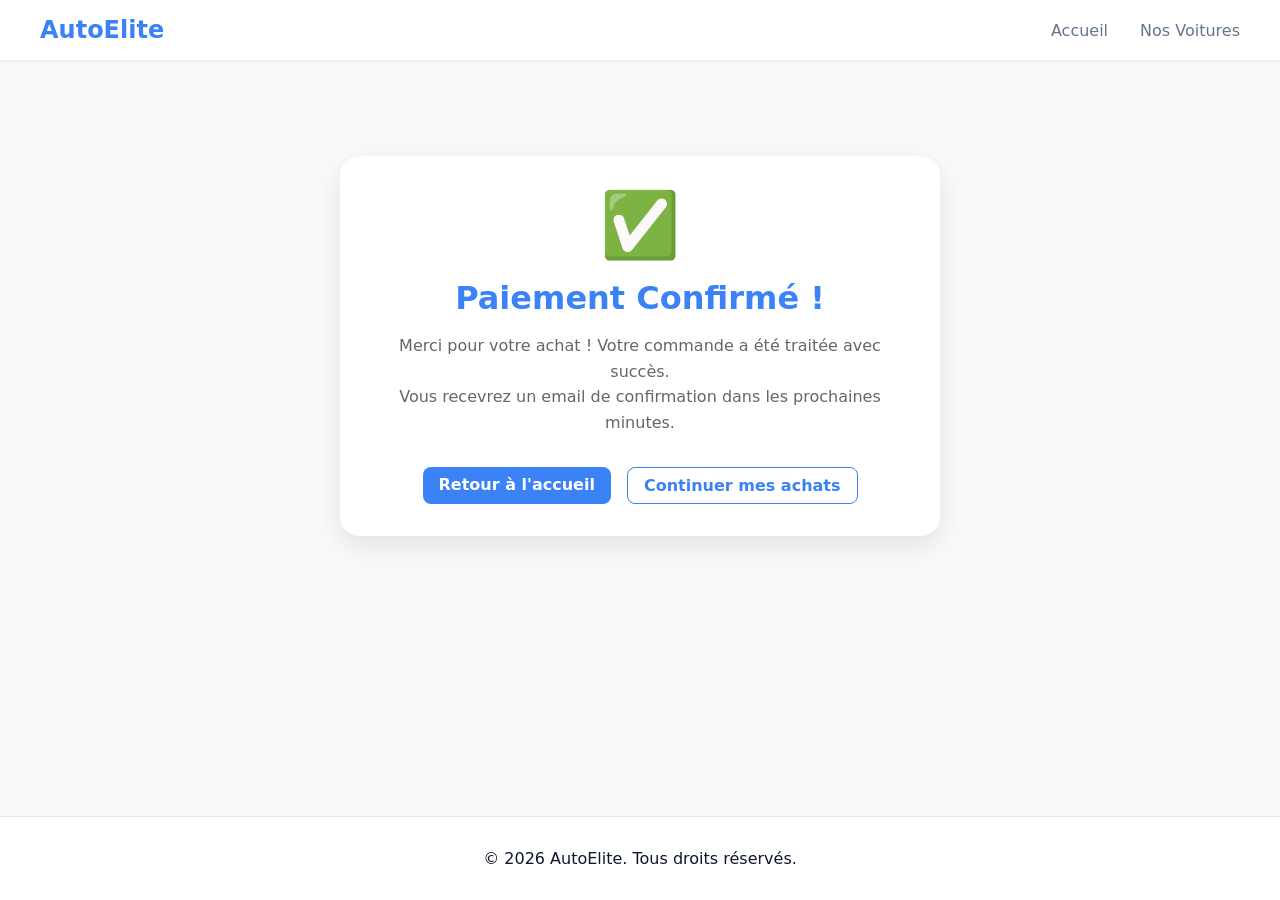
<file: content/confirmation.html>
<!DOCTYPE html>
<html lang="fr">
<head>
    <meta charset="UTF-8">
    <meta name="viewport" content="width=device-width, initial-scale=1.0">
    <title>Confirmation - AutoElite</title>
    <link rel="stylesheet" href="../style/common.css">
    <style>
        .confirmation-container {
            max-width: 600px;
            margin: 4rem auto;
            padding: 2rem;
            text-align: center;
            background: white;
            border-radius: 20px;
            box-shadow: 0 10px 30px rgba(0,0,0,0.1);
        }

        .success-icon {
            font-size: 4rem;
            color: #22c55e;
            margin-bottom: 1rem;
        }

        .confirmation-title {
            font-size: 2rem;
            color: var(--primary);
            margin-bottom: 1rem;
        }

        .confirmation-message {
            color: #666;
            margin-bottom: 2rem;
            line-height: 1.6;
        }

        .confirmation-actions {
            display: flex;
            gap: 1rem;
            justify-content: center;
        }
    </style>
</head>
<body>
    <header>
        <nav>
            <a href="../index.html" class="logo">AutoElite</a>
            <button class="menu-toggle" id="menu-toggle">☰</button>
            <ul class="nav-links" id="nav-links">
                <li><a href="../index.html">Accueil</a></li>
                <li><a href="produits.html">Nos Voitures</a></li>
            </ul>
        </nav>
    </header>

    <script>
        document.addEventListener('DOMContentLoaded', () => {
            const menuToggle = document.getElementById('menu-toggle');
            const navLinks = document.getElementById('nav-links');
            if (menuToggle && navLinks) {
                menuToggle.addEventListener('click', () => {
                    navLinks.classList.toggle('active');
                });
            }
        });
    </script>

    <main>
        <div class="confirmation-container">
            <div class="success-icon">✅</div>
            <h1 class="confirmation-title">Paiement Confirmé !</h1>
            <p class="confirmation-message">
                Merci pour votre achat ! Votre commande a été traitée avec succès.<br>
                Vous recevrez un email de confirmation dans les prochaines minutes.
            </p>
            <div class="confirmation-actions">
                <a href="../index.html" class="btn btn-primary">Retour à l'accueil</a>
                <a href="produits.html" class="btn btn-outline">Continuer mes achats</a>
            </div>
        </div>
    </main>

    <footer>
        <p>&copy; 2026 AutoElite. Tous droits réservés.</p>
    </footer>
</body>
</html>
</file>
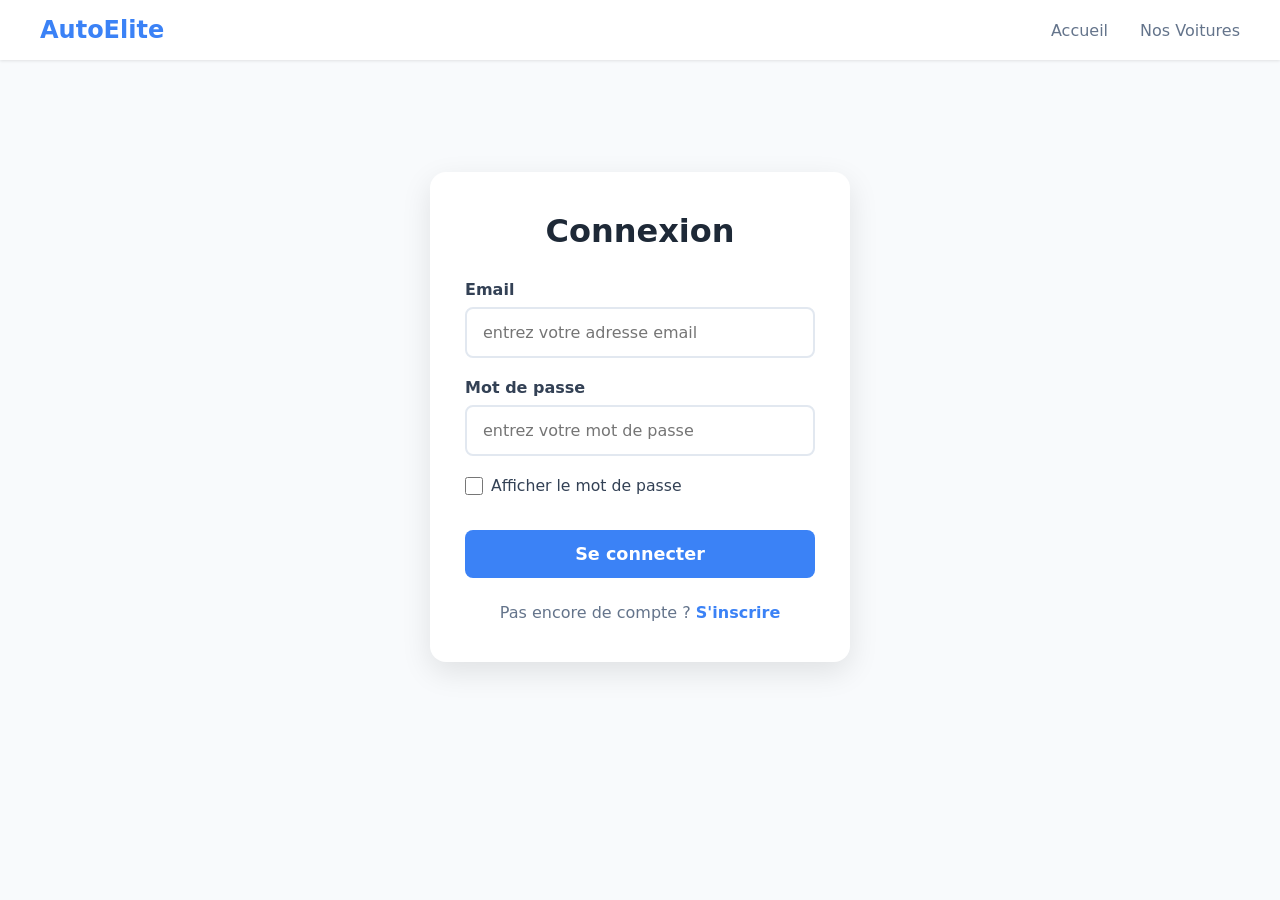
<file: content/connexion.html>
<!DOCTYPE html>
<html lang="fr">
<head>
    <meta charset="UTF-8">
    <meta name="viewport" content="width=device-width, initial-scale=1.0">
    <title>Connexion - AutoElite</title>
    <link rel="stylesheet" href="../style/common.css">
    <link rel="stylesheet" href="../style/connexion.css">
</head>
<body>
    <header>
        <nav>
            <a href="../index.html" class="logo">AutoElite</a>
            <button class="menu-toggle" id="menu-toggle">☰</button>
            <ul class="nav-links" id="nav-links">
                <li><a href="../index.html">Accueil</a></li>
                <li><a href="../content/produits.html">Nos Voitures</a></li>
            </ul>
        </nav>
    </header>

    <script>
        document.addEventListener('DOMContentLoaded', () => {
            const menuToggle = document.getElementById('menu-toggle');
            const navLinks = document.getElementById('nav-links');
            if (menuToggle && navLinks) {
                menuToggle.addEventListener('click', () => {
                    navLinks.classList.toggle('active');
                });
            }
        });
    </script>

    <main>
        <div class="form-container">
            <h2>Connexion</h2>
            <form id="login-form">
                <div class="form-group">
                    <label for="email">Email</label>
                    <input type="email" id="email" required placeholder="entrez votre adresse email">
                </div>
                <div class="form-group">
                    <label for="password">Mot de passe</label>
                    <input type="password" id="password" required placeholder="entrez votre mot de passe">
                </div>
                
                <div class="show-password">
                    <input type="checkbox" id="showPasswordCheck">
                    <label for="showPasswordCheck">Afficher le mot de passe</label>
                </div>

                <button type="submit" class="btn btn-primary btn-full">Se connecter</button>
            </form>
            <p class="form-footer">Pas encore de compte ? <a href="../content/inscription.html">S'inscrire</a></p>
        </div>
    </main>

    <script src="../javascript/connexion.js"></script>
</body>
</html>
</file>
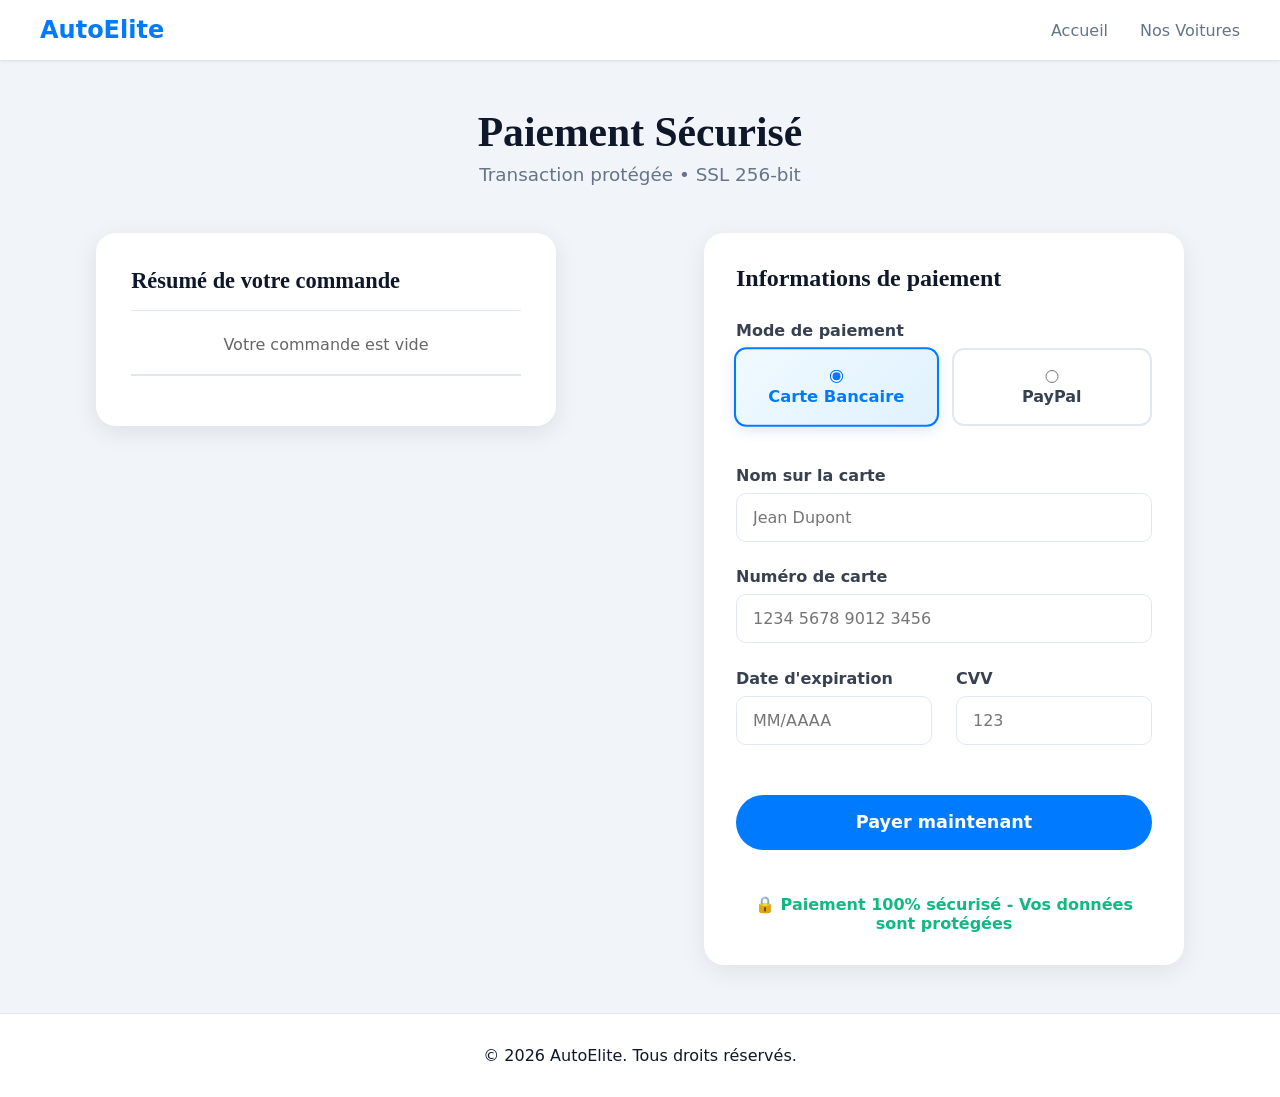
<file: content/paiement.html>
<!DOCTYPE html>
<html lang="fr">
<head>
    <meta charset="UTF-8">
    <meta name="viewport" content="width=device-width, initial-scale=1.0">
    <title>Paiement Sécurisé - AutoElite</title>
    <link rel="stylesheet" href="../style/common.css">
    <link rel="stylesheet" href="../style/paiement.css">
</head>
<body>
    <header>
        <nav>
            <a href="../index.html" class="logo">AutoElite</a>
            <button class="menu-toggle" id="menu-toggle">☰</button>
            <ul class="nav-links" id="nav-links">
                <li><a href="../index.html">Accueil</a></li>
                <li><a href="produits.html">Nos Voitures</a></li>
            </ul>
        </nav>
    </header>

    <script>
        document.addEventListener('DOMContentLoaded', () => {
            const menuToggle = document.getElementById('menu-toggle');
            const navLinks = document.getElementById('nav-links');
            if (menuToggle && navLinks) {
                menuToggle.addEventListener('click', () => {
                    navLinks.classList.toggle('active');
                });
            }
        });
    </script>

    <main>
        <section class="paiement-container">
            <div class="paiement-header">
                <h1>Paiement Sécurisé</h1>
                <p class="subtitle">Transaction protégée • SSL 256-bit</p>
            </div>

            <div class="paiement-content">
                
                
                <div class="order-summary">
                    <h2>Résumé de votre commande</h2>
                    <div id="order-items"></div>
                    <div id="order-total" class="order-total"></div>
                </div>

                
                <div class="payment-form">
                    <h2>Informations de paiement</h2>
                    
                    <form id="payment-form">
                        
                        
                        <div class="form-group">
                            <label>Mode de paiement</label>
                            <div class="payment-methods">
                                <label class="payment-option active" data-type="card">
                                    <input type="radio" name="payment-type" value="card" checked>
                                    <span>Carte Bancaire</span>
                                </label>
                                <label class="payment-option" data-type="paypal">
                                    <input type="radio" name="payment-type" value="paypal">
                                    <span>PayPal</span>
                                </label>
                            </div>
                        </div>

                        
                        <div id="card-form">
                            <div class="form-group">
                                <label for="card-name">Nom sur la carte</label>
                                <input type="text" id="card-name" placeholder="Jean Dupont" required>
                            </div>

                            <div class="form-group">
                                <label for="card-number">Numéro de carte</label>
                                <input type="text" id="card-number" placeholder="1234 5678 9012 3456" maxlength="19" required>
                            </div>

                            <div class="form-row">
                                <div class="form-group">
                                    <label for="expiry">Date d'expiration</label>
                                    <input type="text" id="expiry" placeholder="MM/AAAA" maxlength="7" required>
                                </div>
                                <div class="form-group">
                                    <label for="cvv">CVV</label>
                                    <input type="text" id="cvv" placeholder="123" maxlength="3" required>
                                </div>
                            </div>
                        </div>

                        
                        <div id="paypal-form" class="hidden">
                            <p style="text-align:center; padding: 2rem 0; color:#3b82f6; font-weight:600;">
                                Vous allez être redirigé vers PayPal pour finaliser le paiement en toute sécurité.
                            </p>
                        </div>

                        <button type="submit" class="pay-button" id="pay-button">
                            Payer maintenant
                        </button>
                    </form>

                    <p class="secure-note">
                        🔒 Paiement 100% sécurisé - Vos données sont protégées
                    </p>
                </div>
            </div>
        </section>
    </main>

    <footer>
        <p>&copy; 2026 AutoElite. Tous droits réservés.</p>
    </footer>

    <script src="../javascript/paiement.js"></script>
</body>
</html>
</file>
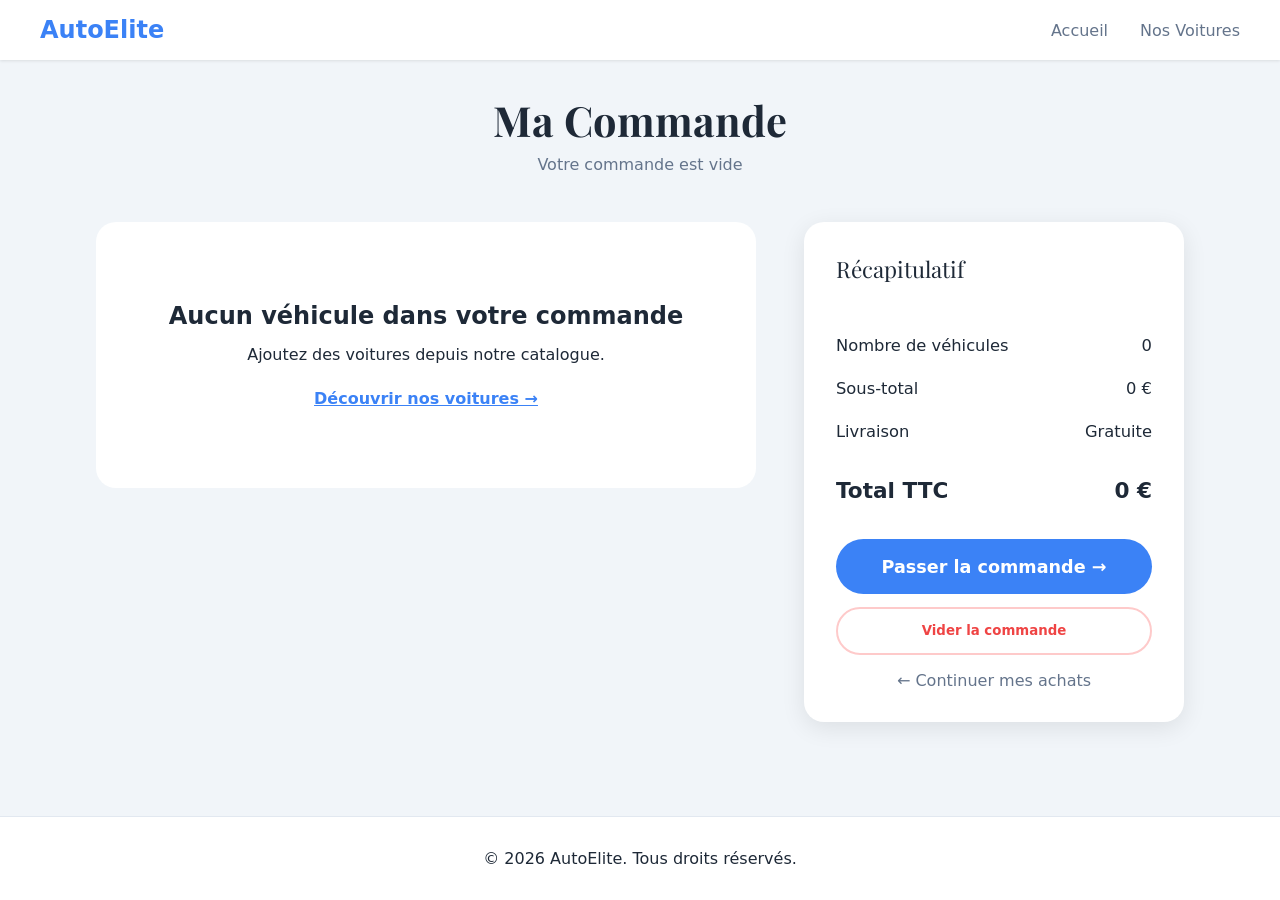
<file: content/panier.html>
<!DOCTYPE html>
<html lang="fr">
<head>
    <meta charset="UTF-8">
    <meta name="viewport" content="width=device-width, initial-scale=1.0">
    <title>Commande - AutoElite</title>
    <link rel="preconnect" href="https://fonts.googleapis.com">
    <link href="https://fonts.googleapis.com/css2?family=Playfair+Display:wght@600;700&family=DM+Sans:wght@400;500;600&display=swap" rel="stylesheet">
    <link rel="stylesheet" href="../style/common.css">
    <link rel="stylesheet" href="../style/panier.css">
</head>
<body>
    <header>
        <nav>
            <a href="../index.html" class="logo">AutoElite</a>
            <ul class="nav-links">
                <li><a href="../index.html">Accueil</a></li>
                <li><a href="../content/produits.html">Nos Voitures</a></li>
            </ul>
        </nav>
    </header>
    <main>
        <h1 class="page-title">Ma Commande</h1>
        <p class="page-subtitle" id="cart-count-label">Chargement de votre commande...</p>

        <div class="cart-layout">
            <!-- Liste des articles -->
            <div class="cart-items-section" id="cart-items-section">
                <!-- Rempli par JavaScript -->
            </div>
            <!-- Résumé de commande -->
            <aside class="cart-summary">
                <div class="summary-title">Récapitulatif</div>
                
                <div class="summary-row">
                    <span>Nombre de véhicules</span>
                    <span id="item-count">0</span>
                </div>
                <div class="summary-row">
                    <span>Sous-total</span>
                    <span id="subtotal">0 €</span>
                </div>
                <div class="summary-row">
                    <span>Livraison</span>
                    <span>Gratuite</span>
                </div>
                <div class="summary-row total">
                    <span>Total TTC</span>
                    <span id="total">0 €</span>
                </div>
                <button class="checkout-btn" id="checkout-btn">Passer la commande →</button>
                <button class="clear-btn" id="clear-cart-btn">Vider la commande</button>
                <a href="produits.html" class="continue-link">← Continuer mes achats</a>
            </aside>
        </div>
    </main>
    <footer>
        <p>&copy; 2026 AutoElite. Tous droits réservés.</p>
    </footer>
    <div class="toast" id="toast"></div>
    <script src="../javascript/panier.js"></script>
</body>
</html>
</file>
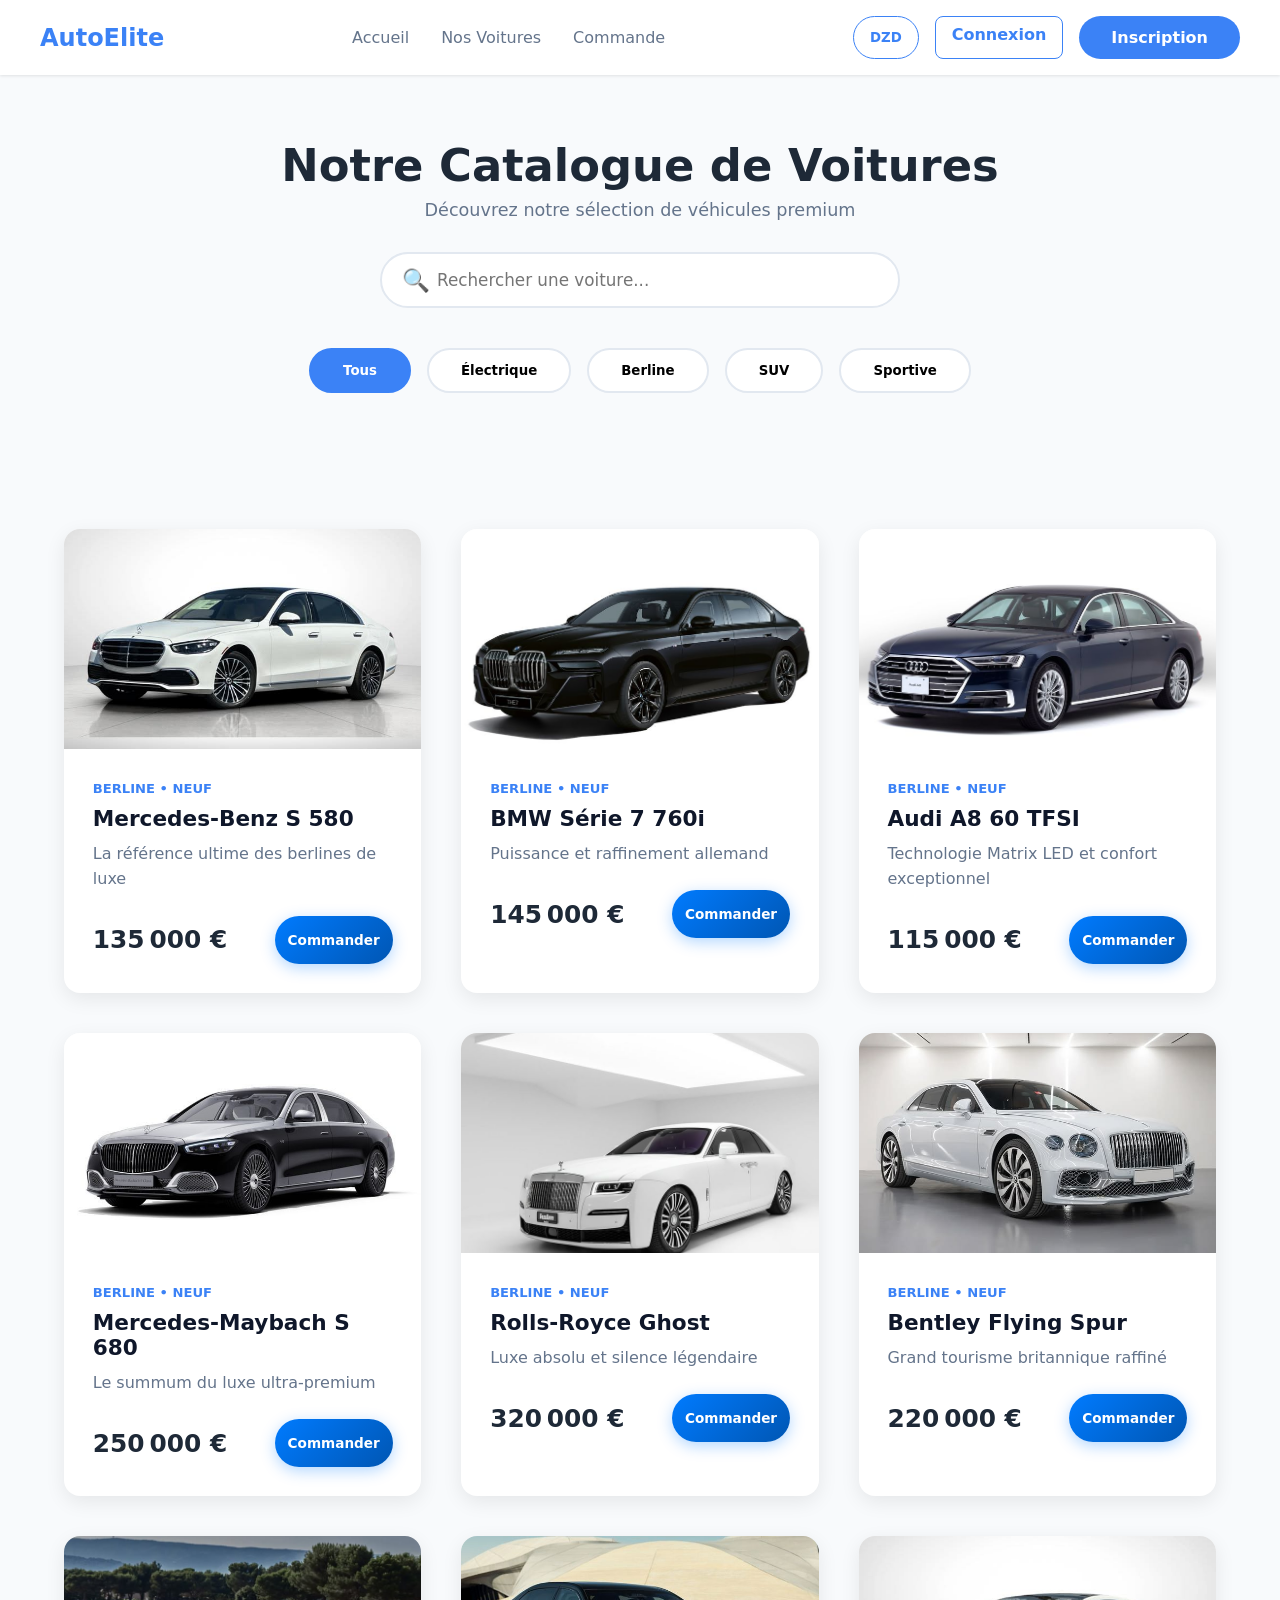
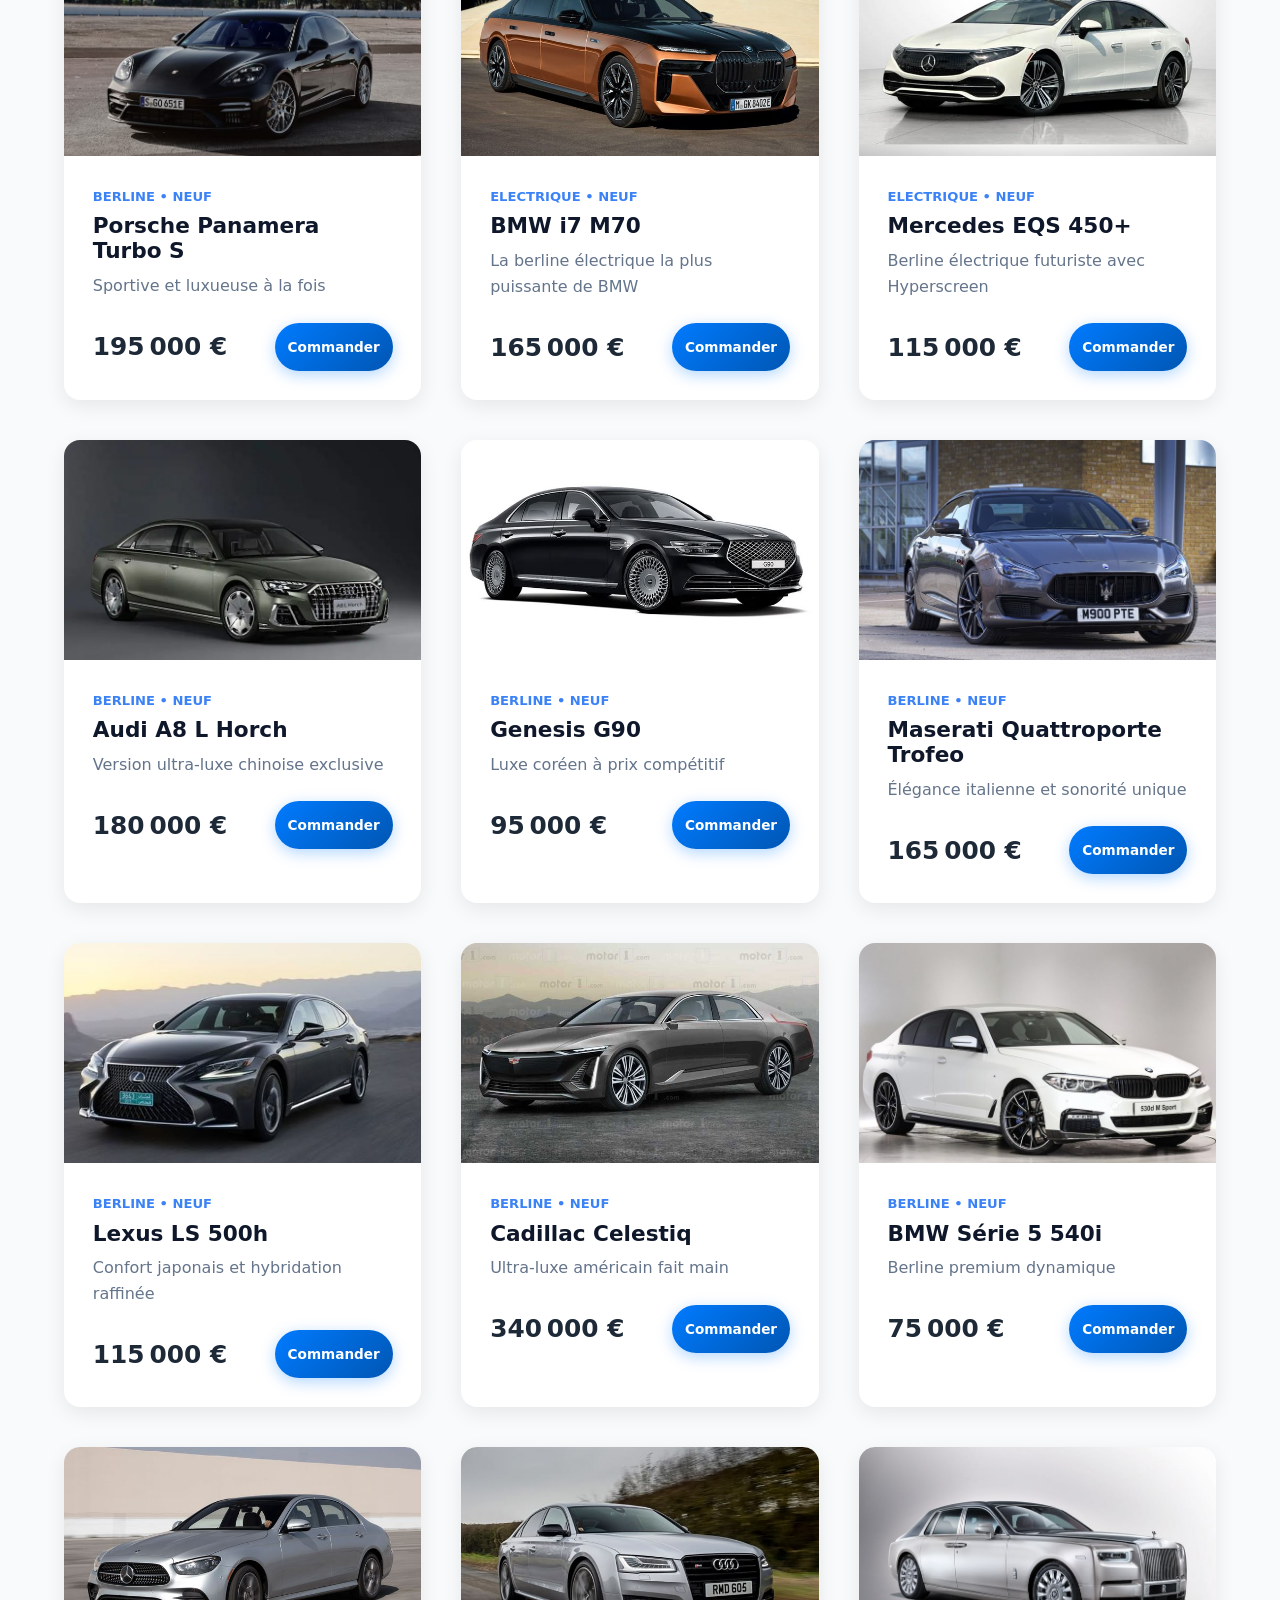
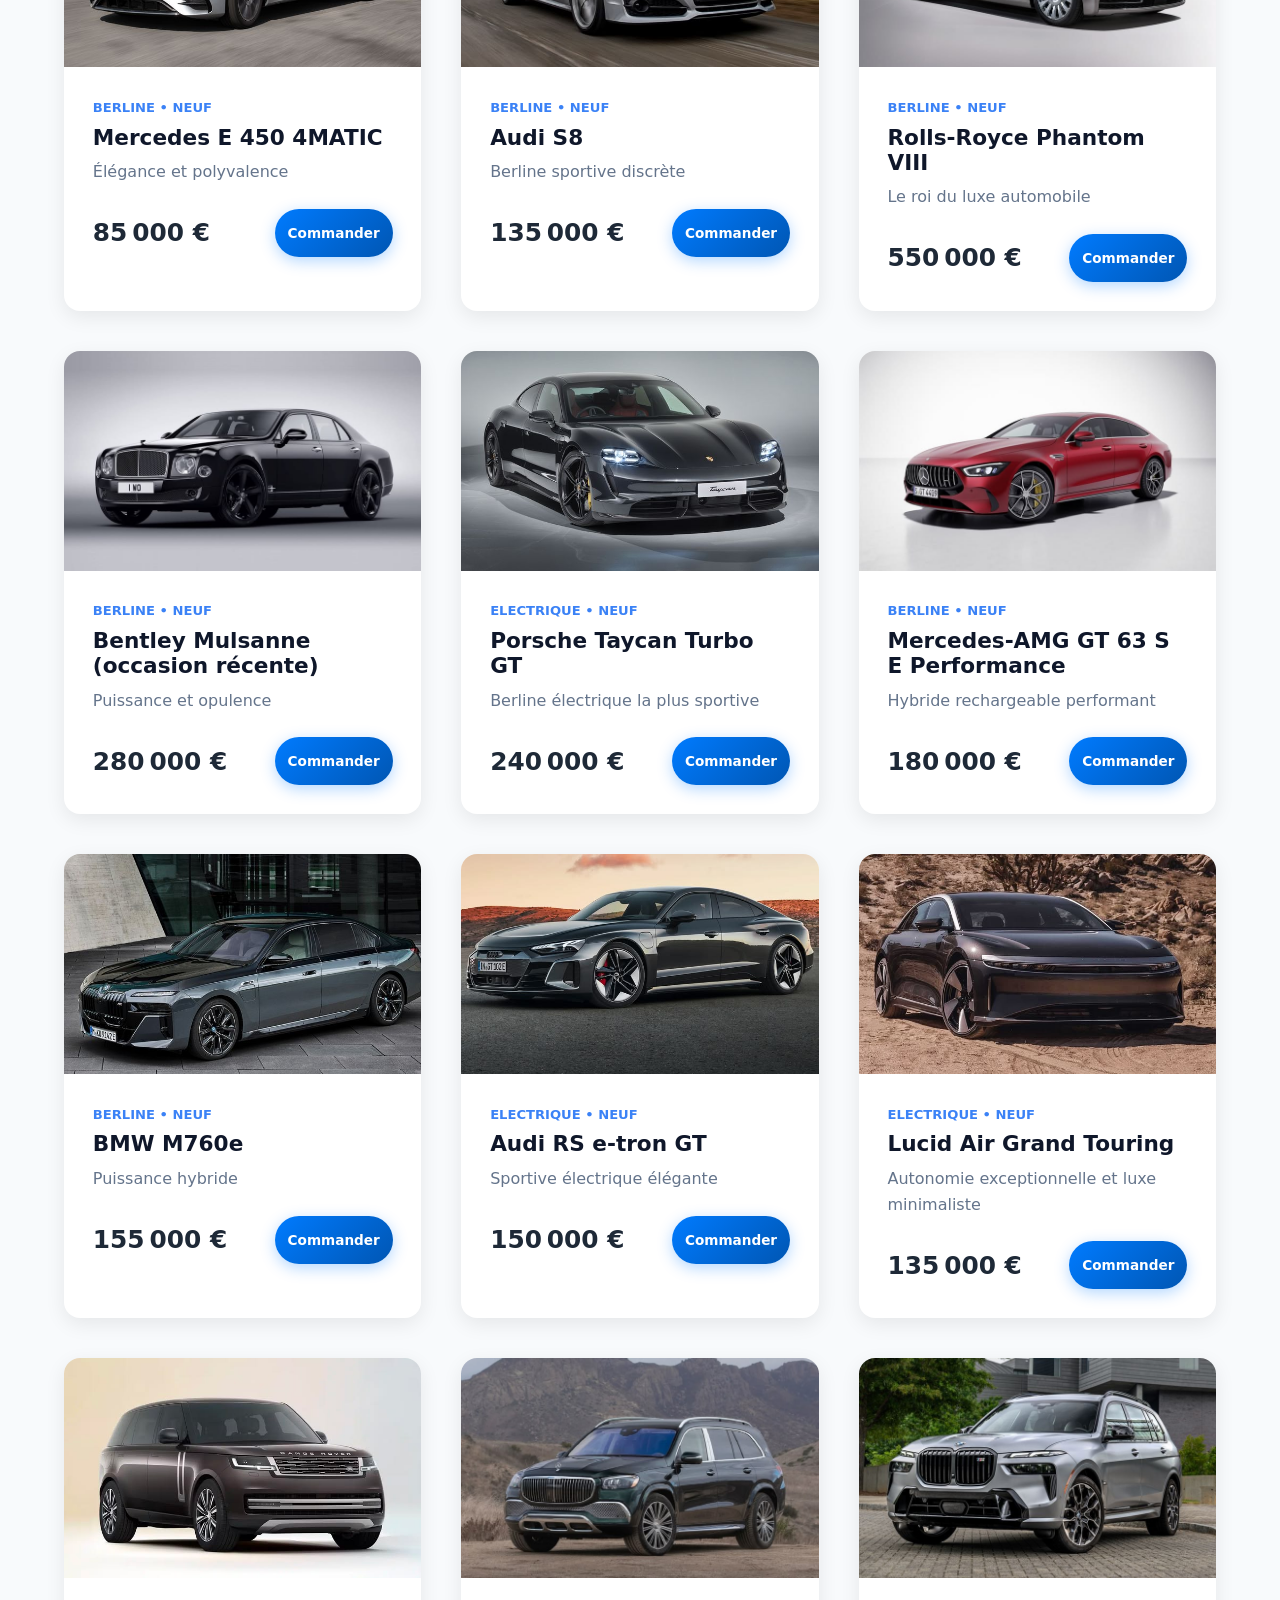
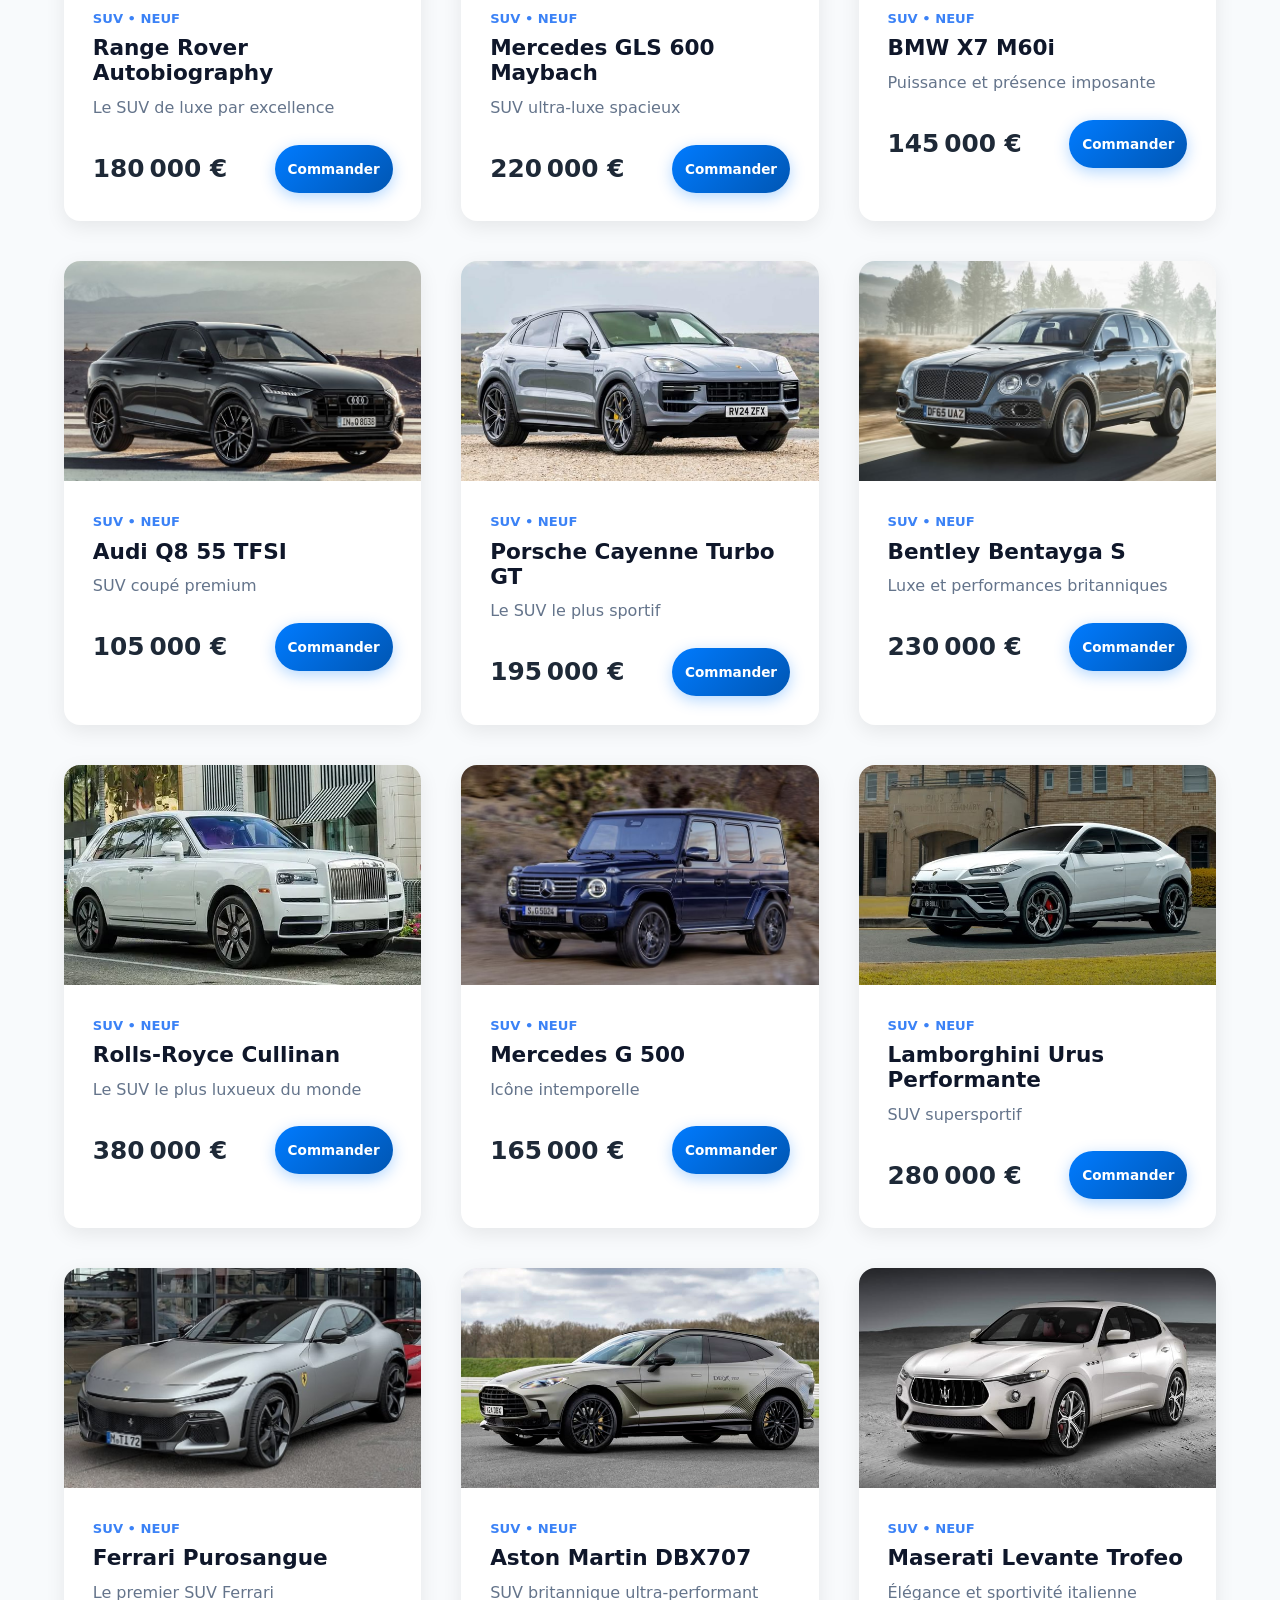
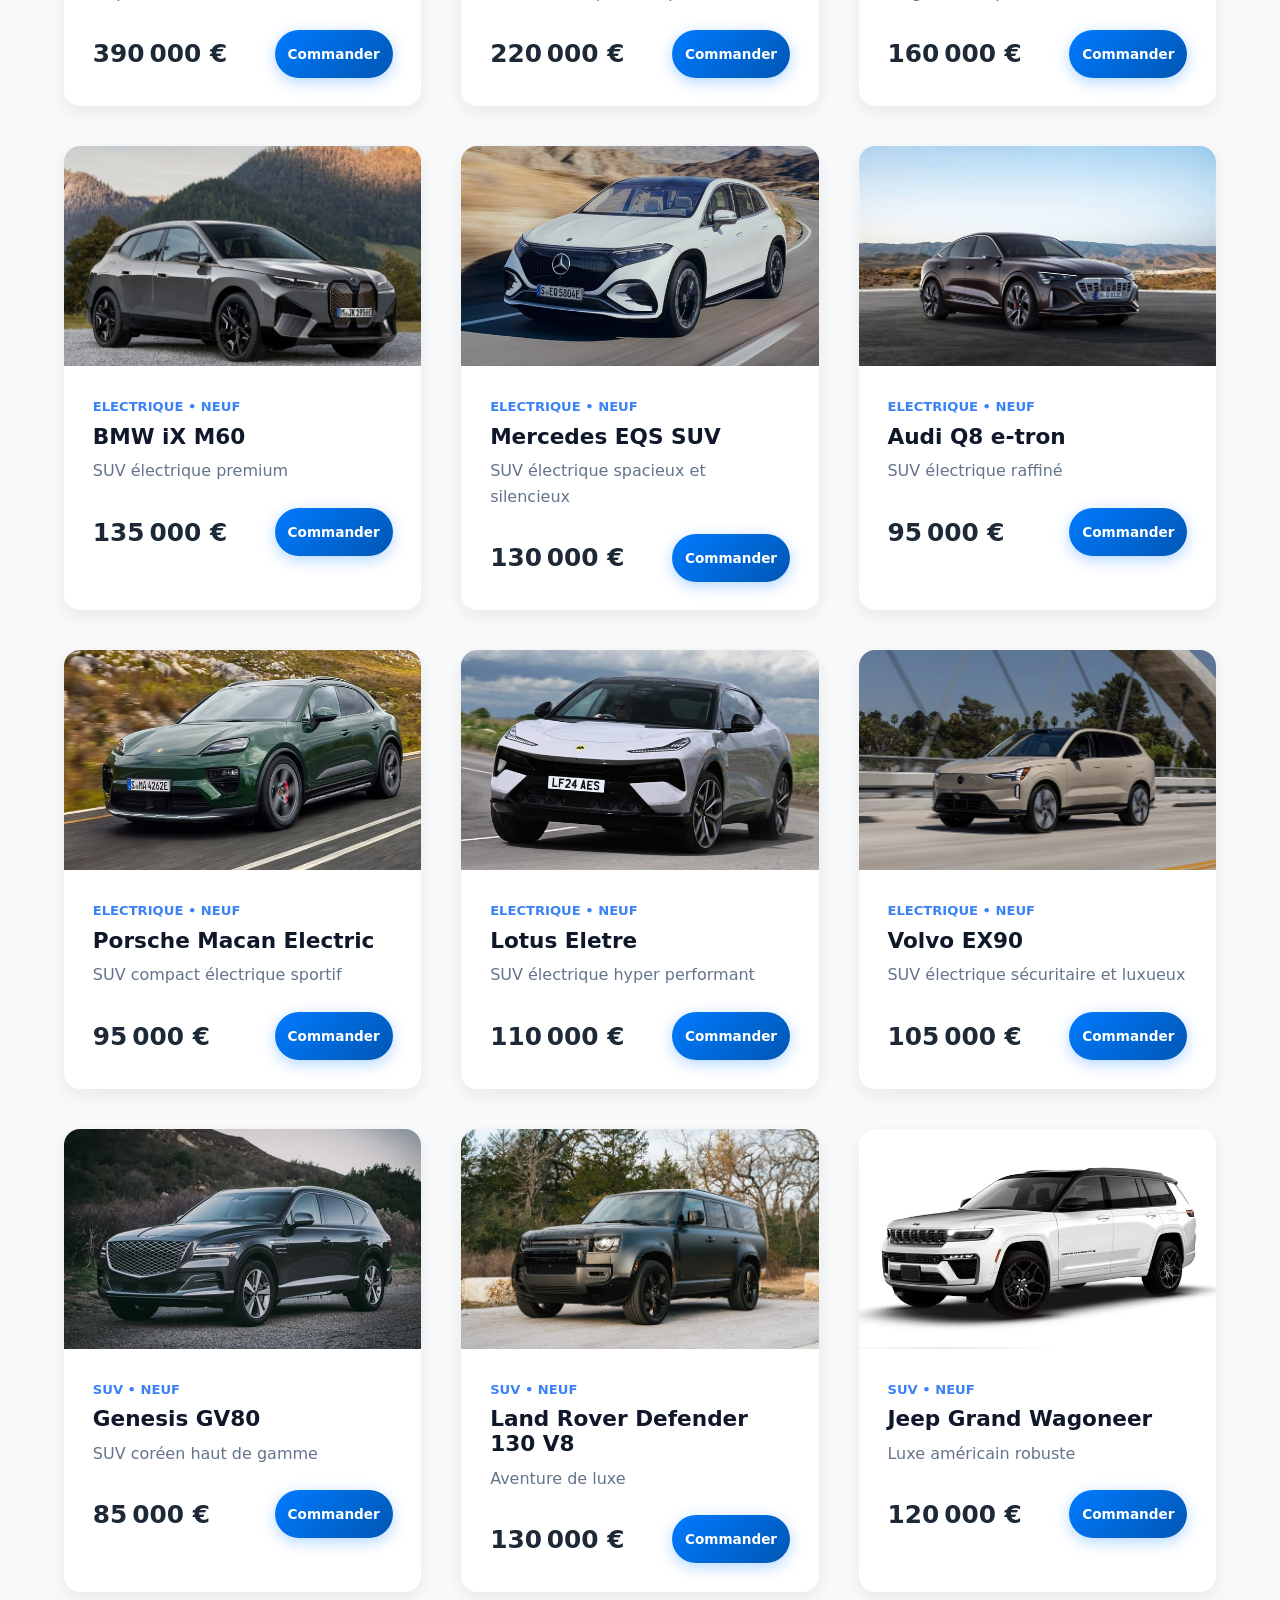
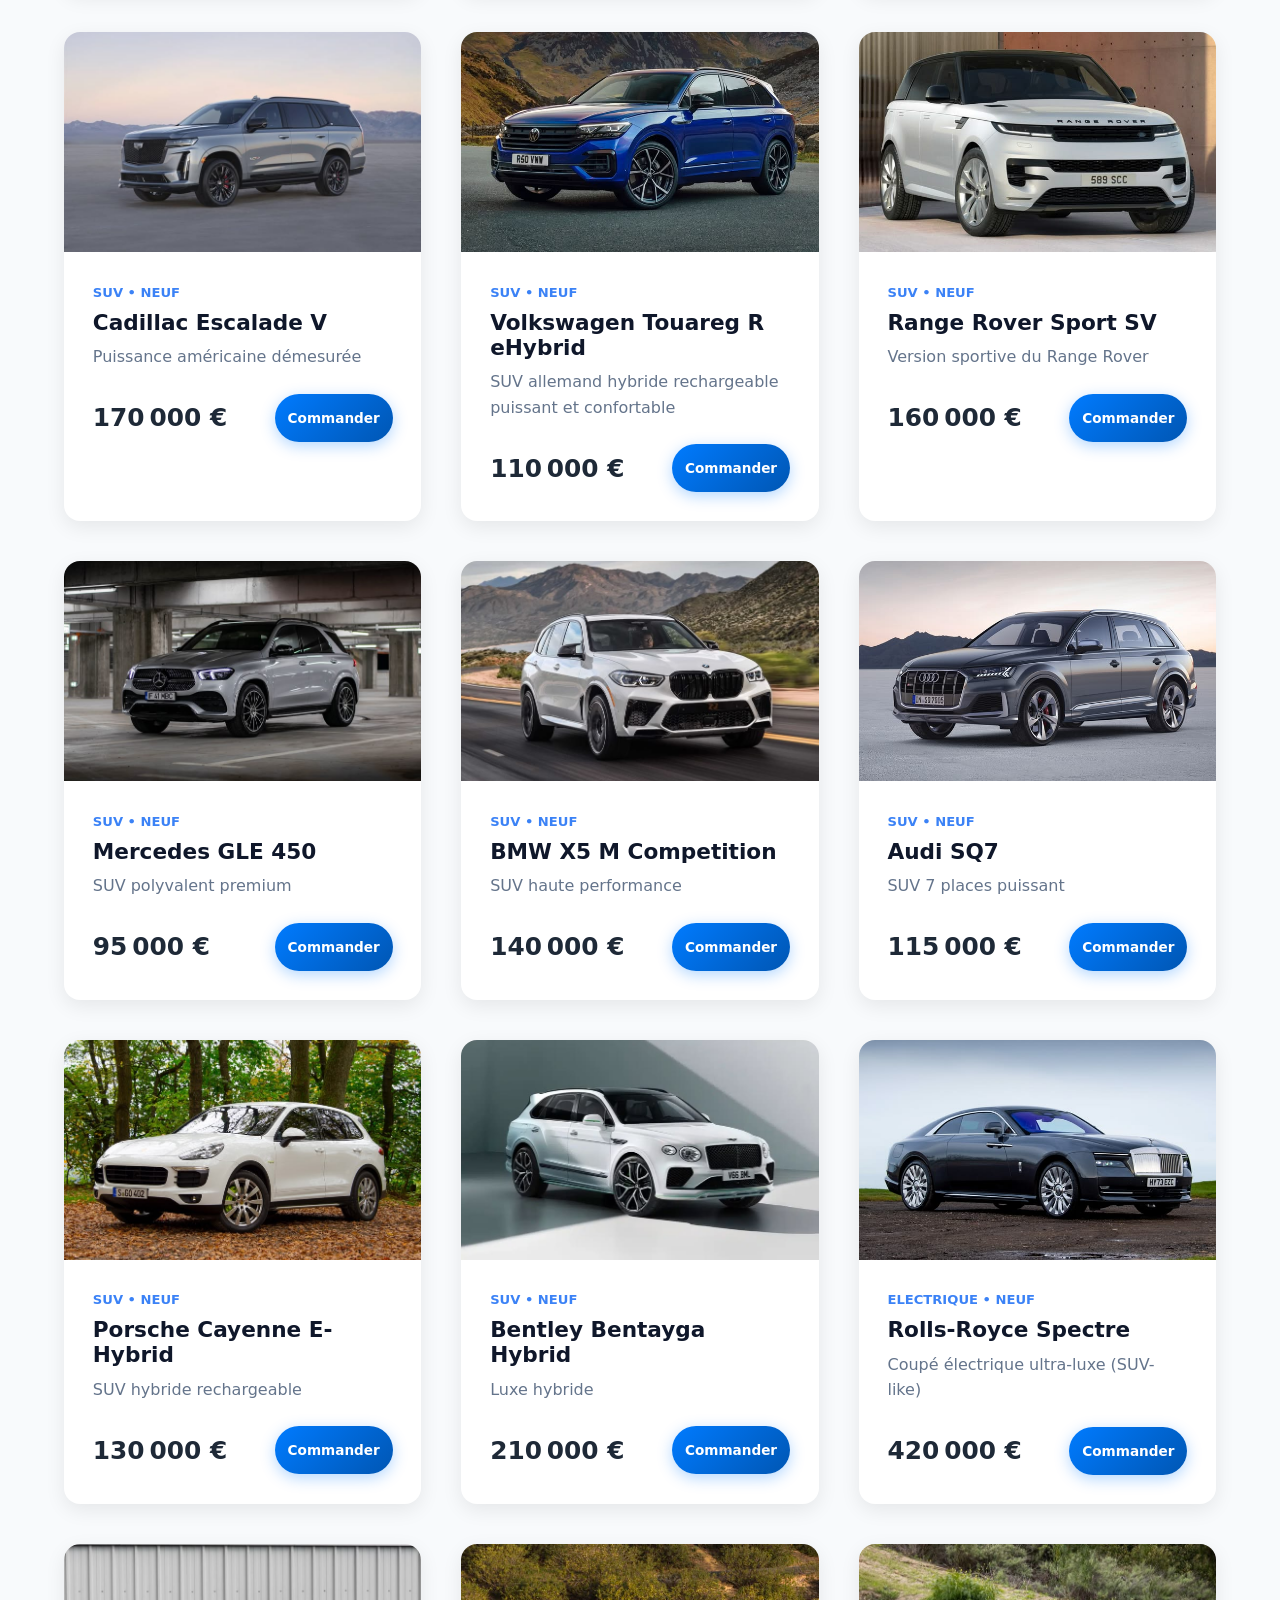
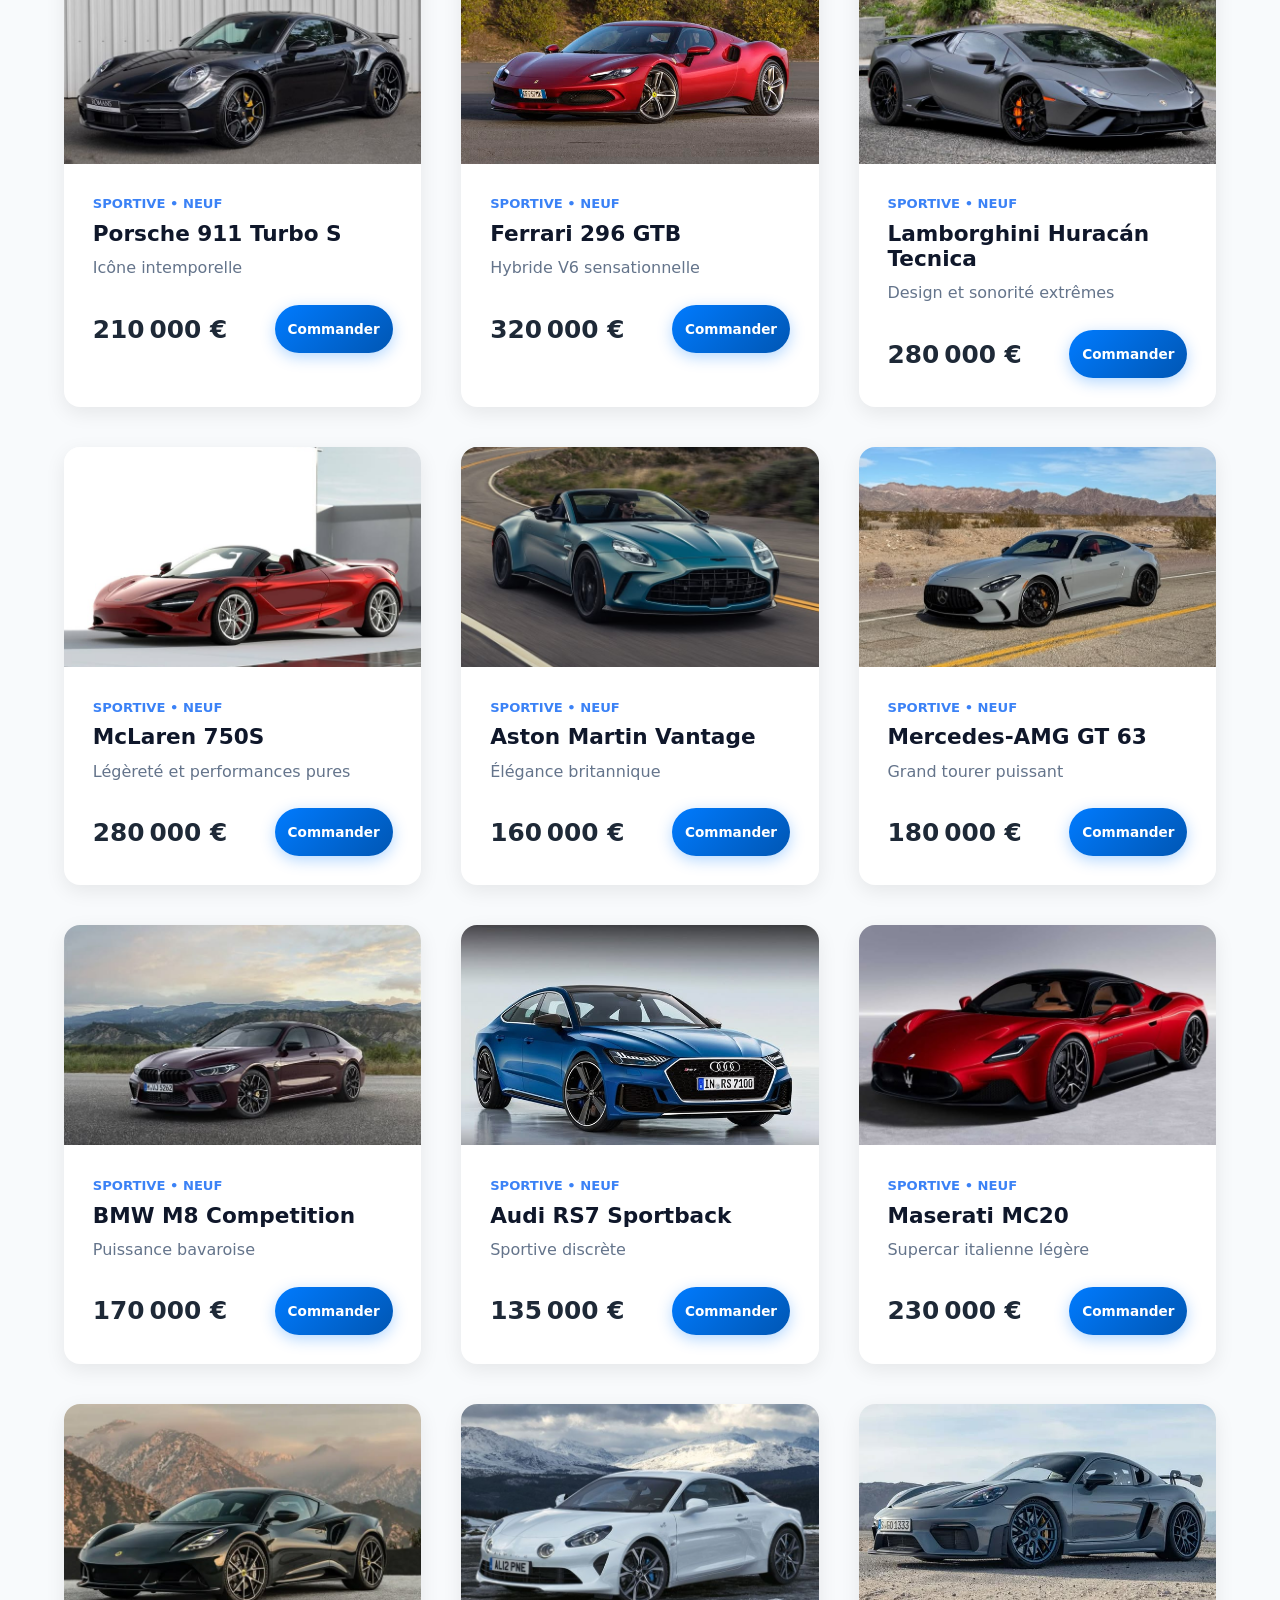
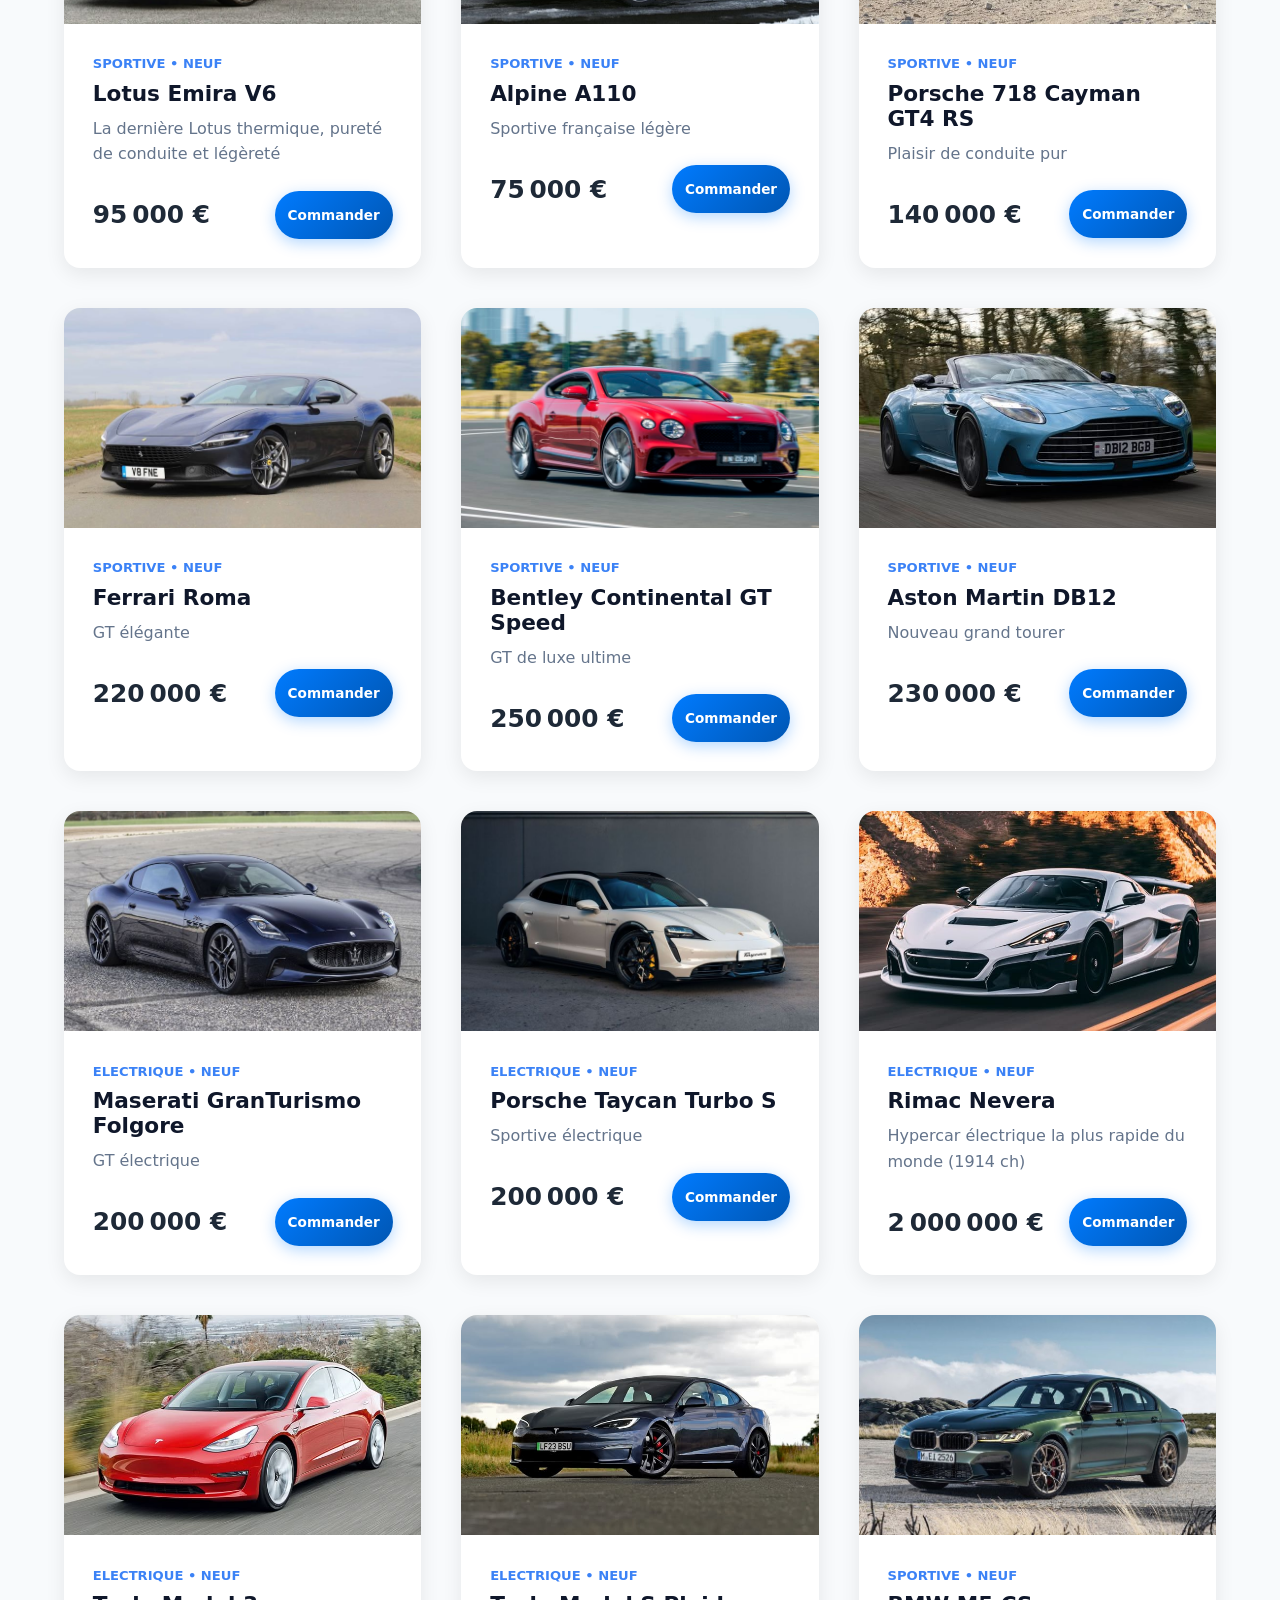
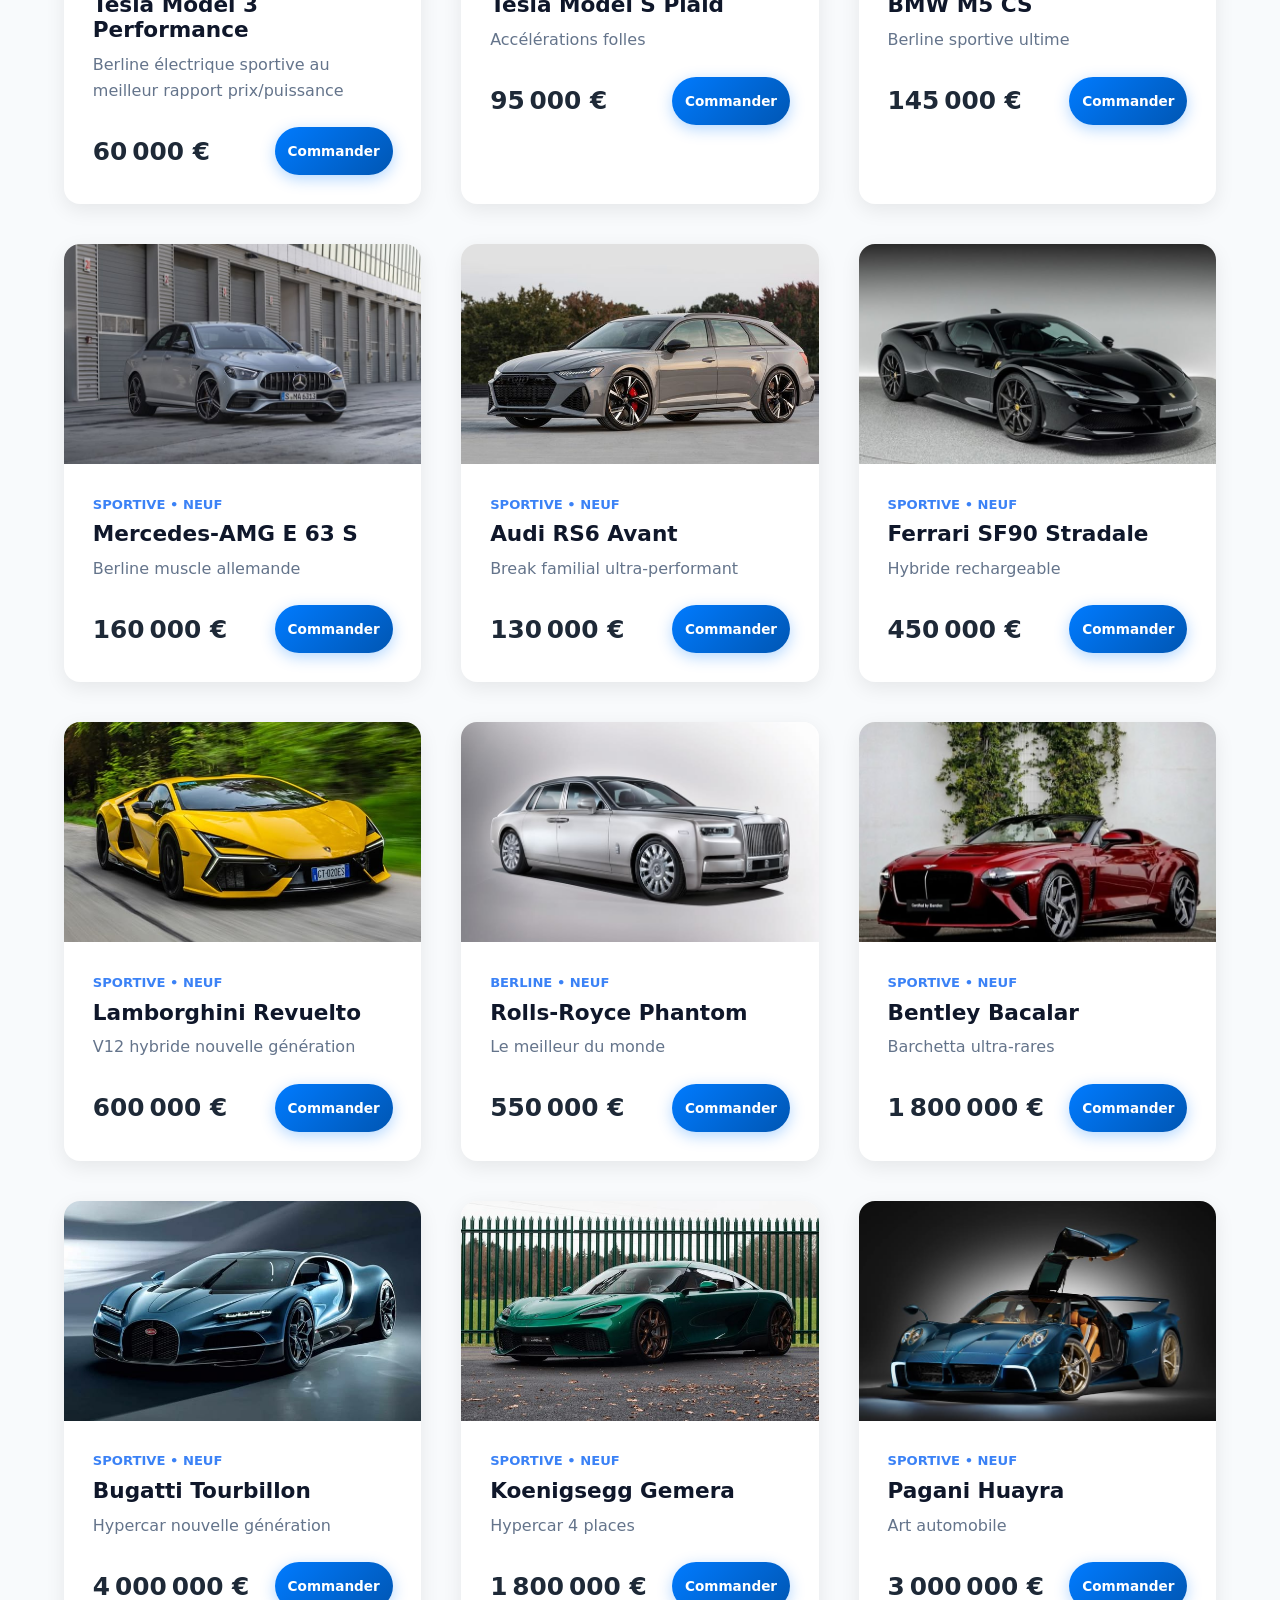
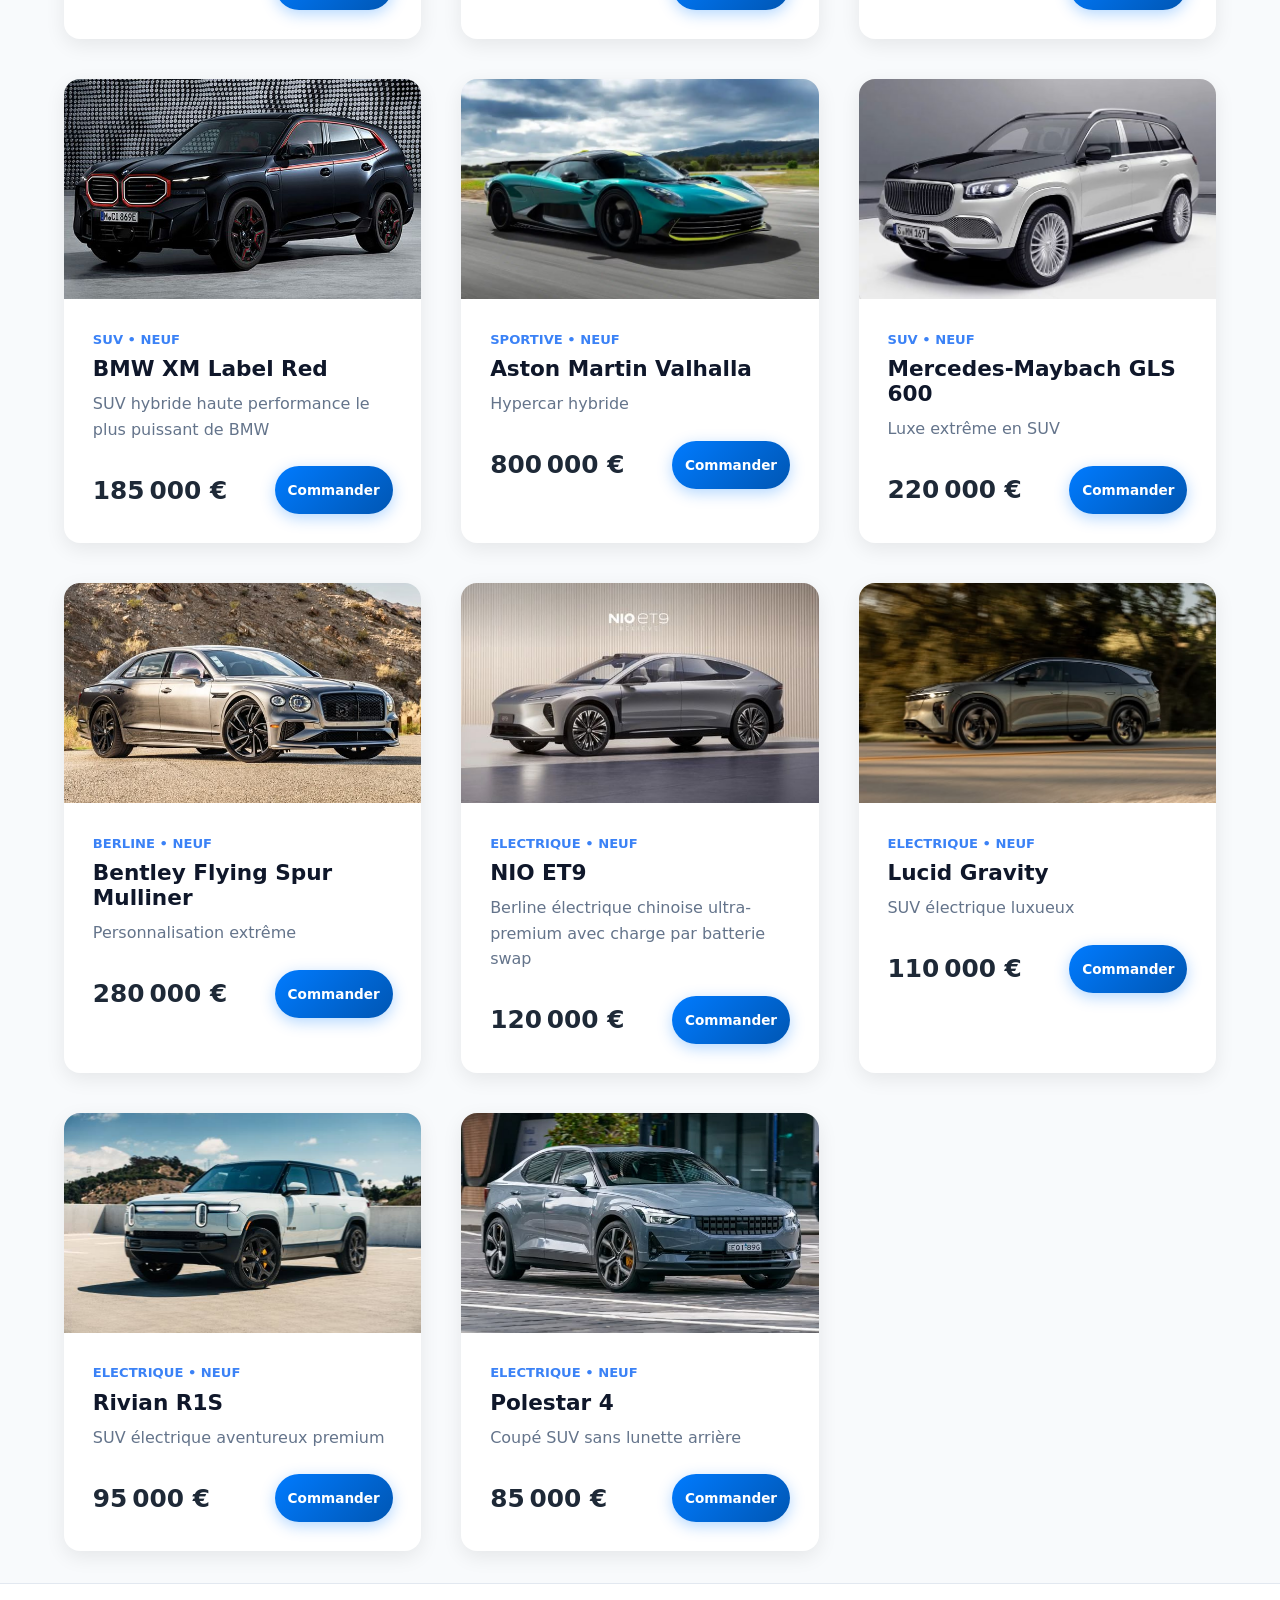
<file: content/produits.html>
<!DOCTYPE html>
<html lang="fr">
<head>
    <meta charset="UTF-8">
    <meta name="viewport" content="width=device-width, initial-scale=1.0">
    <title>Nos Voitures - AutoElite</title>
    <link rel="stylesheet" href="../style/common.css">
    <link rel="stylesheet" href="../style/produits.css">
</head>
<body>
    <header>
        <nav>
            <a href="../index.html" class="logo">AutoElite</a>
            <ul class="nav-links">
                <li><a href="../index.html">Accueil</a></li>
                <li><a href="produits.html" class="active">Nos Voitures</a></li>
                <li><a href="../content/panier.html">Commande</a></li>
            </ul>
            <div class="auth-buttons" id="auth-nav">
                <button id="currency-toggle" class="btn btn-outline">DZD</button>
                <a href="connexion.html" class="btn btn-outline">Connexion</a>
                <a href="inscription.html" class="btn btn-primary">Inscription</a>
            </div>
            <div class="user-info hidden" id="user-nav">
                <span id="user-name"></span>
                <button id="logout-btn" class="btn btn-outline">Déconnexion</button>
            </div>
        </nav>
    </header>

    <main>
        <section class="products-header">
            <h1>Notre Catalogue de Voitures</h1>
            <p class="subtitle">Découvrez notre sélection de véhicules premium</p>
            
            <div class="search-container">
                <input type="text" id="search-input" placeholder="Rechercher une voiture...">
                <span class="search-icon">🔍</span>
            </div>

            <div class="filters">
                <button class="filter-btn active" data-category="Tous">Tous</button>
                <button class="filter-btn" data-category="Electrique">Électrique</button>
                <button class="filter-btn" data-category="Berline">Berline</button>
                <button class="filter-btn" data-category="SUV">SUV</button>
                <button class="filter-btn" data-category="Sportive">Sportive</button>
            </div>
        </section>

        <section id="products-grid" class="products-grid"></section>
    </main>

    <footer>
        <p>&copy; 2026 AutoElite. Tous droits réservés.</p>
    </footer>

    <!-- Modal Couleur -->
    <!-- Modal Couleur -->
<div id="color-modal" class="modal hidden">
    <div class="modal-content">

        <h3 id="modal-car-name">Choisir une couleur</h3>

        <!-- couleurs -->
        <div id="color-options" class="color-options"></div>

        <!-- nom couleur -->
        <div id="selected-color-name" class="selected-color-name"></div>

        <!-- boutons -->
        <div class="modal-buttons">
            <button id="modal-cancel" class="btn-secondary">Annuler</button>
            <button id="modal-add" class="btn-primary">Confirmer</button>
        </div>

    </div>
</div>

    <script src="../javascript/produits.js"></script>
</body>
</html>
</file>
<file: style/common.css>
:root {
    --primary: #2563eb;
    --primary-dark: #1d4ed8;
    --secondary: #64748b;
    --bg: #f8fafc;
    --text: #0f172a;
    --white: #ffffff;
    --error: #ef4444;
    --success: #22c55e;
}

* {
    margin: 0;
    padding: 0;
    box-sizing: border-box;
    font-family: 'Inter', system-ui, -apple-system, sans-serif;
}

body {
    background-color: var(--bg);
    color: var(--text);
    min-height: 100vh;
    display: flex;
    flex-direction: column;
}

header {
    background-color: var(--white);
    box-shadow: 0 1px 3px rgba(0,0,0,0.1);
    padding: 1rem 2rem;
    position: sticky;
    top: 0;
    z-index: 100;
}

nav {
    max-width: 1200px;
    margin: 0 auto;
    display: flex;
    justify-content: space-between;
    align-items: center;
}

.logo {
    font-size: 1.5rem;
    font-weight: 800;
    color: var(--primary);
    text-decoration: none;
}

.nav-links {
    display: flex;
    gap: 2rem;
    list-style: none;
}

.nav-links a {
    text-decoration: none;
    color: var(--secondary);
    font-weight: 500;
    transition: color 0.2s;
}

.nav-links a:hover {
    color: var(--primary);
}

.auth-buttons {
    display: flex;
    gap: 1rem;
}

.btn {
    padding: 0.5rem 1rem;
    border-radius: 0.5rem;
    font-weight: 600;
    cursor: pointer;
    transition: all 0.2s;
    text-decoration: none;
    border: none;
}

.btn-primary {
    background-color: var(--primary);
    color: var(--white);
}

.btn-primary:hover {
    background-color: var(--primary-dark);
}

.btn-outline {
    background-color: transparent;
    border: 1px solid var(--primary);
    color: var(--primary);
}

.btn-outline:hover {
    background-color: var(--primary);
    color: var(--white);
}

main {
    flex: 1;
    max-width: 1200px;
    margin: 2rem auto;
    width: 90%;
}

footer {
    background-color: var(--white);
    padding: 2rem;
    text-align: center;
    border-top: 1px solid #e2e8f0;
    margin-top: auto;
}

.hidden {
    display: none !important;
}

.menu-toggle {
    display: none;
    background: none;
    border: none;
    font-size: 1.8rem;
    cursor: pointer;
    color: var(--primary);
}

@media (max-width: 768px) {
    header {
        padding: 1rem;
    }

    nav {
        flex-wrap: wrap;
        gap: 1rem;
    }

    .logo {
        font-size: 1.3rem;
    }

    .menu-toggle {
        display: block;
    }

    .nav-links {
        display: none;
        position: absolute;
        top: 100%;
        left: 0;
        right: 0;
        background: var(--white);
        flex-direction: column;
        gap: 0;
        list-style: none;
        box-shadow: 0 4px 6px rgba(0,0,0,0.1);
        padding: 1rem 0;
        width: 100%;
    }

    .nav-links.active {
        display: flex;
    }

    .nav-links a {
        display: block;
        padding: 1rem 1.5rem;
        border-bottom: 1px solid #e2e8f0;
    }

    .auth-buttons {
        width: 100%;
        flex-direction: column;
        gap: 0.5rem;
        margin-top: 1rem;
    }

    .btn {
        width: 100%;
        text-align: center;
        padding: 0.75rem 1rem;
    }

    main {
        margin: 1rem auto;
        width: 95%;
    }

    footer {
        padding: 1.5rem;
        font-size: 0.9rem;
    }
}

@media (max-width: 480px) {
    header {
        padding: 0.75rem;
    }

    .logo {
        font-size: 1.1rem;
    }

    .menu-toggle {
        font-size: 1.5rem;
    }

    nav {
        gap: 0.5rem;
    }

    main {
        margin: 0.75rem auto;
        width: 98%;
        padding: 0 0.5rem;
    }

    .btn {
        padding: 0.6rem 0.8rem;
        font-size: 0.9rem;
    }
}

:root {
    --dark: #1e2937;
    --primary: #3b82f6;
}
</file>
<file: style/connexion.css>
body {
    font-family: 'Segoe UI', Tahoma, Geneva, Verdana, sans-serif;
    background: #f8fafc;
    margin: 0;
    padding: 0;
}

.form-container {
    max-width: 420px;
    margin: 80px auto;
    background: white;
    padding: 40px 35px;
    border-radius: 16px;
    box-shadow: 0 10px 30px rgba(0, 0, 0, 0.1);
    text-align: center;
}

.form-container h2 {
    margin-bottom: 30px;
    color: var(--dark);
    font-size: 2rem;
}

.form-group {
    margin-bottom: 20px;
    text-align: left;
}

.form-group label {
    display: block;
    margin-bottom: 8px;
    font-weight: 600;
    color: #334155;
}

.form-group input {
    width: 100%;
    padding: 14px 16px;
    border: 2px solid #e2e8f0;
    border-radius: 8px;
    font-size: 1rem;
    transition: all 0.3s;
}

.form-group input:focus {
    outline: none;
    border-color: var(--primary);
    box-shadow: 0 0 0 3px rgba(0, 123, 255, 0.1);
}

.show-password {
    display: flex;
    align-items: center;
    gap: 8px;
    margin: 12px 0 25px 0;
    font-size: 0.98rem;
    color: #334155;
}

.show-password input[type="checkbox"] {
    width: 18px;
    height: 18px;
    accent-color: var(--primary);
    cursor: pointer;
}

.btn-full {
    width: 100%;
    padding: 14px;
    font-size: 1.1rem;
    margin-top: 10px;
    cursor: pointer;
}

.form-footer {
    margin-top: 25px;
    color: #64748b;
}

.form-footer a {
    color: var(--primary);
    text-decoration: none;
    font-weight: 600;
}

.form-footer a:hover {
    text-decoration: underline;
}


.success-notification {
    position: fixed;
    top: 20px;
    left: 50%;
    transform: translateX(-50%);
    background: #10b981;
    color: white;
    padding: 15px 30px;
    border-radius: 8px;
    box-shadow: 0 5px 20px rgba(16, 185, 129, 0.3);
    z-index: 10000;
    font-weight: 600;
    display: flex;
    align-items: center;
    gap: 10px;
}


@media (max-width: 768px) {
    .form-container {
        max-width: 90%;
        margin: 60px auto;
        padding: 30px 25px;
    }

    .form-container h2 {
        font-size: 1.6rem;
        margin-bottom: 20px;
    }

    .form-group {
        margin-bottom: 16px;
    }

    .form-group input {
        padding: 12px 14px;
        font-size: 0.95rem;
    }

    .btn {
        padding: 12px 24px;
        font-size: 0.95rem;
    }

    .form-footer {
        font-size: 0.9rem;
    }
}

@media (max-width: 600px) {
    .form-container {
        max-width: 95%;
        margin: 50px auto;
        padding: 25px 20px;
        border-radius: 12px;
    }

    .form-container h2 {
        font-size: 1.4rem;
        margin-bottom: 18px;
    }

    .form-group {
        margin-bottom: 14px;
    }

    .form-group label {
        margin-bottom: 6px;
        font-size: 0.9rem;
    }

    .form-group input {
        padding: 11px 12px;
        font-size: 0.9rem;
        border-radius: 6px;
    }

    .btn {
        padding: 11px 20px;
        font-size: 0.9rem;
        border-radius: 6px;
        width: 100%;
    }

    .form-footer {
        font-size: 0.85rem;
    }
}

@media (max-width: 480px) {
    .form-container {
        margin: 30px 15px;
        padding: 20px 16px;
        border-radius: 10px;
    }

    .form-container h2 {
        font-size: 1.2rem;
        margin-bottom: 15px;
    }

    .form-group {
        margin-bottom: 12px;
    }

    .form-group label {
        margin-bottom: 5px;
        font-size: 0.85rem;
    }

    .form-group input {
        padding: 10px 10px;
        font-size: 0.85rem;
        border-radius: 5px;
    }

    .btn {
        padding: 10px 16px;
        font-size: 0.85rem;
        width: 100%;
        border-radius: 5px;
    }

    .form-footer {
        font-size: 0.8rem;
    }

    .form-footer a {
        display: block;
        margin-top: 5px;
    }
}
</file>
<file: style/paiement.css>
:root {
    --primary: #007BFF;
    --dark: #0f172a;
    --secondary: #64748b;
    --light: #f8fafc;
    --border: #e2e8f0;
}

body {
    font-family: 'DM Sans', sans-serif;
    background: #f1f5f9;
    margin: 0;
    padding: 0;
}

header {
    background-color: var(--white);
    box-shadow: 0 1px 3px rgba(0,0,0,0.1);
    padding: 1rem 2rem;
    position: sticky;
    top: 0;
    z-index: 100;
}

header nav {
    max-width: 1200px;
    margin: 0 auto;
    display: flex;
    align-items: center;
    gap: 2rem;
}


.logo {
    font-size: 1.5rem;
    font-weight: 800;
    color: var(--primary);
    text-decoration: none;
}


.paiement-container {
    max-width: 1200px;
    margin: 1rem auto;
    padding: 0 2rem;
}

.paiement-header {
    text-align: center;
    margin-bottom: 3rem;
}

.paiement-header h1 {
    font-family: 'Playfair Display', serif;
    font-size: 2.6rem;
    font-weight: 700;
    color: var(--dark);
    margin-bottom: 0.5rem;
}

.subtitle {
    color: var(--secondary);
    font-size: 1.15rem;
}


.paiement-content {
    display: grid;
    grid-template-columns: 1fr 1fr;
    gap: 3rem;
}


.payment-form {
    background: white;
    padding: 2rem;          
    border-radius: 20px;
    box-shadow: 0 6px 25px rgba(0,0,0,0.08);
    max-width: 480px;       
    margin-left: auto;      
}

.payment-form h2 {
    font-family: 'Playfair Display', serif;
    font-size: 1.5rem;
    margin-bottom: 1.8rem;
    color: var(--dark);
}


.payment-methods {
    display: flex;
    gap: 15px;
    margin-bottom: 2rem;
}

.payment-option {
    flex: 1;
    padding: 18px 20px;
    border: 2px solid var(--border);
    border-radius: 12px;
    text-align: center;
    cursor: pointer;
    transition: all 0.3s;
    font-weight: 600;
}

.payment-option:hover {
    border-color: var(--primary);
}

.payment-option.active {
    border-color: var(--primary);
    background: linear-gradient(135deg, #f0f9ff 0%, #e0f2fe 100%);
    color: var(--primary);
    box-shadow: 0 4px 12px rgba(37, 99, 235, 0.15);
    transform: scale(1.02);
}


.form-group {
    margin-bottom: 1.6rem;
}

.form-group label {
    display: block;
    margin-bottom: 8px;
    font-weight: 600;
    color: #374151;
}

.form-group input {
    width: 100%;
    padding: 14px 16px;
    border: 1.5px solid var(--border);
    border-radius: 10px;
    font-size: 1rem;
    transition: all 0.3s;
}

.form-group input:focus {
    border-color: var(--primary);
    box-shadow: 0 0 0 4px rgba(0,123,255,0.1);
    outline: none;
}

.form-row {
    display: grid;
    grid-template-columns: 1fr 1fr;
    gap: 1.5rem;
}


#pay-button {
    width: 100%;
    padding: 1.1rem;
    background: var(--primary);
    color: white;
    border: none;
    border-radius: 50px;
    font-size: 1.1rem;
    font-weight: 700;
    margin: 1.5rem 0 0.8rem 0;
    cursor: pointer;
    transition: 0.3s;
}

#pay-button:hover {
    background: #0056b3;
    transform: translateY(-3px);
}


.secure-note {
    text-align: center;
    color: #10b981;
    font-weight: 600;
    margin-top: 2rem;
    display: flex;
    align-items: center;
    justify-content: center;
    gap: 8px;
}


.hidden {
    display: none !important;
}


@media (max-width: 992px) {
    .paiement-content {
        grid-template-columns: 1fr;
        gap: 2rem;
    }

    .order-summary {
        position: relative;
        top: 0;
        width: 100%;
        max-width: none;
        height: auto;
    }
}

@media (max-width: 768px) {
    .paiement-container {
        padding: 0 1rem;
        margin: 1.5rem auto;
    }

    .paiement-header h1 {
        font-size: 1.8rem;
    }

    .paiement-content {
        gap: 1.5rem;
    }

    .payment-form,
    .order-summary {
        padding: 1.5rem;
        border-radius: 16px;
    }

    .payment-option {
        padding: 1rem;
        border-radius: 12px;
    }

    .form-group label,
    .form-group input {
        font-size: 0.9rem;
    }

    .pay-button {
        padding: 1rem;
        font-size: 1rem;
    }
}

@media (max-width: 600px) {
    .paiement-container {
        padding: 0 1rem;
        margin: 1rem auto;
    }

    .paiement-header h1 {
        font-size: 1.5rem;
        margin-bottom: 1rem;
    }

    .payment-form,
    .order-summary {
        padding: 1.2rem;
    }

    .payment-option {
        padding: 0.9rem;
        font-size: 0.9rem;
    }

    .form-group {
        margin-bottom: 0.8rem;
    }

    .form-group input,
    .form-group label {
        font-size: 0.85rem;
    }

    .pay-button {
        padding: 0.9rem;
        font-size: 0.95rem;
        width: 100%;
    }

    .order-summary h2 {
        font-size: 1.1rem;
        margin-bottom: 1rem;
    }

    .order-item {
        padding: 1rem 0;
        gap: 10px;
    }

    .order-item-image {
        width: 50px;
        height: 40px;
    }

    .order-item-name {
        font-size: 0.85rem;
    }

    .order-item-details {
        gap: 10px;
        font-size: 0.8rem;
    }

    .total-row {
        font-size: 0.9rem;
    }
}

@media (max-width: 480px) {
    .paiement-container {
        padding: 0 0.8rem;
        margin: 0.8rem auto;
    }

    .paiement-header h1 {
        font-size: 1.3rem;
        margin-bottom: 0.8rem;
    }

    .payment-form,
    .order-summary {
        padding: 1rem;
        border-radius: 12px;
    }

    .payment-option {
        padding: 0.8rem;
        font-size: 0.85rem;
    }

    .payment-option label {
        font-size: 0.85rem;
    }

    .form-group {
        margin-bottom: 0.6rem;
    }

    .form-group label {
        font-size: 0.8rem;
    }

    .form-group input {
        padding: 0.6rem;
        font-size: 0.85rem;
    }

    .pay-button {
        padding: 0.8rem 0.6rem;
        font-size: 0.9rem;
        width: 100%;
    }

    .order-summary h2 {
        font-size: 1rem;
        margin-bottom: 0.8rem;
    }

    .order-item {
        padding: 0.8rem 0;
        gap: 8px;
    }

    .order-item-image {
        width: 45px;
        height: 35px;
    }

    .order-item-name {
        font-size: 0.8rem;
    }

    .order-item-details {
        gap: 8px;
        font-size: 0.75rem;
        flex-direction: column;
    }

    .color-dot {
        width: 10px;
        height: 10px;
    }

    .total-row {
        font-size: 0.85rem;
    }

    .total-row.total {
        font-size: 1rem;
    }
}


.order-summary {
    background: white;
    padding: 2.2rem; 
    border-radius: 20px;
    box-shadow: 0 6px 25px rgba(0,0,0,0.09);
    height: fit-content;
    position: sticky;
    top: 100px;
    width: 150%;          
    max-width: 460px;     
}

.order-summary h2 {
    font-family: 'Playfair Display', serif;
    font-size: 1.4rem;
    margin-bottom: 1.5rem;
    padding-bottom: 1rem;
    border-bottom: 1px solid var(--border);
}


.order-item {
    display: flex;
    align-items: center;
    gap: 15px;
    padding: 15px 0;
    border-bottom: 1px solid #f1f5f9;
}

.order-item-image {
    width: 60px;
    height: 45px;
    object-fit: cover;
    border-radius: 8px;
    border: 1px solid #e2e8f0;
}

.order-item-info {
    flex: 1;
}

.order-item-name {
    font-weight: 600;
    color: var(--dark);
    margin-bottom: 5px;
}

.order-item-details {
    display: flex;
    gap: 15px;
    font-size: 0.9rem;
    color: var(--secondary);
}

.order-item-color {
    display: flex;
    align-items: center;
    gap: 8px;
}

.color-dot {
    width: 12px;
    height: 12px;
    border-radius: 50%;
    border: 1px solid #ddd;
}

.order-item-quantity {
    color: var(--primary);
    font-weight: 500;
}

.order-item-price {
    font-weight: 600;
    color: var(--dark);
}


.order-total {
    margin-top: 20px;
    padding-top: 15px;
    border-top: 2px solid var(--border);
}

.total-row {
    display: flex;
    justify-content: space-between;
    margin-bottom: 8px;
    font-size: 0.95rem;
}

.total-row.total {
    font-size: 1.1rem;
    font-weight: 700;
    color: var(--primary);
    margin-top: 10px;
    padding-top: 10px;
    border-top: 1px solid var(--border);
}



.paiement-content {
    display: grid;
    grid-template-columns: 380px 1fr; 
    gap: 3rem;
}


@media (max-width: 900px) {
    .paiement-content {
        grid-template-columns: 1fr;
    }
}
.remove-item-btn {
    background: none;
    border: none;
    color: #ef4444;
    font-size: 0.9rem;
    cursor: pointer;
    margin-top: 8px;
    font-weight: 600;
}

.remove-item-btn:hover {
    text-decoration: underline;
}
</file>
<file: style/panier.css>
body {
    font-family: 'DM Sans', sans-serif;
    background: #f1f5f9;
    color: var(--dark);
    margin: 0;
}

.page-title {
    font-family: 'Playfair Display', serif;
    font-size: 2.6rem;
    font-weight: 700;
    text-align: center;
    margin-bottom: 0.5rem;
}

.page-subtitle {
    text-align: center;
    color: var(--secondary);
    margin-bottom: 3rem;
}

.cart-layout {
    display: grid;
    grid-template-columns: 2fr 380px;
    gap: 3rem;
    max-width: 1200px;
    margin: 0 auto;
    padding: 0 2rem;
}

.cart-items-section {
    display: flex;
    flex-direction: column;
    gap: 1.5rem;
}

.cart-item {
    background: white;
    border-radius: 16px;
    padding: 1.5rem;
    display: flex;
    gap: 1.5rem;
    box-shadow: 0 4px 20px rgba(0,0,0,0.08);
}

.cart-item-img {
    width: 140px;
    height: 95px;
    object-fit: cover;
    border-radius: 12px;
    flex-shrink: 0;
}

.cart-item-info {
    flex: 1;
}

.cart-item-category {
    font-size: 0.78rem;
    font-weight: 700;
    text-transform: uppercase;
    color: var(--primary);
    letter-spacing: 1px;
}

.cart-item-name {
    font-family: 'Playfair Display', serif;
    font-size: 1.3rem;
    margin: 8px 0 10px 0;
}

.cart-item-color {
    display: flex;
    align-items: center;
    gap: 10px;
    color: var(--secondary);
}

.color-dot {
    width: 20px;
    height: 20px;
    border-radius: 50%;
    border: 2px solid #eee;
}

.cart-summary {
    background: white;
    padding: 2rem;
    border-radius: 20px;
    box-shadow: 0 6px 25px rgba(0,0,0,0.09);
    height: fit-content;
    position: sticky;
    top: 100px;
}

.summary-title {
    font-family: 'Playfair Display', serif;
    font-size: 1.4rem;
    margin-bottom: 1.5rem;
    padding-bottom: 1rem;
    border-bottom: 1px solid var(--border);
}

.summary-row {
    display: flex;
    justify-content: space-between;
    padding: 12px 0;
    font-size: 1.02rem;
}

.summary-row.total {
    font-size: 1.35rem;
    font-weight: 800;
    border-top: 2px solid var(--border);
    margin-top: 10px;
    padding-top: 15px;
}

.checkout-btn {
    width: 100%;
    padding: 1.1rem;
    background: var(--primary);
    color: white;
    border: none;
    border-radius: 50px;
    font-size: 1.1rem;
    font-weight: 700;
    margin: 1.5rem 0 0.8rem 0;
    cursor: pointer;
    transition: 0.3s;
}

.checkout-btn:hover {
    background: #0056b3;
    transform: translateY(-3px);
}

.clear-btn {
    width: 100%;
    padding: 0.9rem;
    background: transparent;
    color: #ef4444;
    border: 2px solid #fecaca;
    border-radius: 50px;
    cursor: pointer;
    font-weight: 600;
}

.continue-link {
    display: block;
    text-align: center;
    margin-top: 1rem;
    color: var(--secondary);
    text-decoration: none;
}

.toast {
    position: fixed;
    bottom: 30px;
    right: 30px;
    background: #1e293b;
    color: white;
    padding: 14px 22px;
    border-radius: 12px;
    box-shadow: 0 10px 30px rgba(0,0,0,0.25);
    z-index: 10000;
    opacity: 0;
    transition: all 0.4s;
}

.toast.show {
    opacity: 1;
    transform: translateY(0);
}


@media (max-width: 900px) {
    .cart-layout {
        grid-template-columns: 1fr;
    }

    .cart-summary {
        position: relative;
        top: 0;
        width: 100%;
        height: auto;
        max-width: none;
    }

    .page-title {
        font-size: 2rem;
    }

    .cart-item {
        gap: 1rem;
        padding: 1.2rem;
    }

    .cart-item-img {
        width: 100px;
        height: 70px;
    }

    .cart-summary {
        padding: 1.5rem;
    }
}

@media (max-width: 600px) {
    .page-title {
        font-size: 1.5rem;
        margin-bottom: 0.3rem;
    }

    .page-subtitle {
        font-size: 0.9rem;
        margin-bottom: 2rem;
    }

    .cart-layout {
        padding: 0 1rem;
    }

    .cart-item {
        flex-direction: column;
        align-items: flex-start;
        gap: 0.8rem;
        padding: 1rem;
    }

    .cart-item-img {
        width: 100%;
        height: 150px;
    }

    .cart-item-info {
        width: 100%;
    }

    .cart-item > div:last-child {
        width: 100%;
        text-align: right;
    }

    .cart-summary {
        padding: 1.2rem;
    }

    .checkout-btn,
    .clear-btn {
        font-size: 0.9rem;
        padding: 0.9rem 1rem;
    }

    .continue-link {
        font-size: 0.9rem;
        padding: 0.8rem;
    }
}

@media (max-width: 480px) {
    .page-title {
        font-size: 1.3rem;
    }

    .cart-layout {
        padding: 0 0.8rem;
        gap: 1.5rem;
    }

    .cart-item {
        padding: 0.8rem;
        border-radius: 12px;
    }

    .cart-item-img {
        height: 130px;
    }

    .cart-item-name {
        font-size: 0.95rem;
        margin: 0.2rem 0;
    }

    .cart-item-category {
        font-size: 0.7rem;
    }

    .cart-item-price {
        font-size: 1.1rem;
    }

    .summary-title {
        font-size: 1.1rem;
        margin-bottom: 1rem;
    }

    .summary-row {
        font-size: 0.85rem;
        padding: 0.8rem 0;
    }

    .checkout-btn,
    .clear-btn {
        width: 100%;
        font-size: 0.85rem;
        padding: 0.8rem;
        border-radius: 8px;
    }

    .continue-link {
        width: 100%;
        display: block;
        text-align: center;
        padding: 0.8rem;
        font-size: 0.85rem;
    }
}
.remove-item-btn {
    background: transparent;
    border: none;
    color: #ef4444;
    font-size: 0.9rem;
    cursor: pointer;
    margin-top: 8px;
    font-weight: 600;
}

.remove-item-btn:hover {
    text-decoration: underline;
}
</file>
<file: style/produits.css>
/* ==================== HEADER & SEARCH ==================== */
.search-container {
    position: relative;
    max-width: 520px;
    margin: 0 auto 2.5rem;
}

#search-input {
    width: 100%;
    padding: 16px 20px 16px 55px;
    border: 2px solid #e2e8f0;
    border-radius: 50px;
    font-size: 1.05rem;
    outline: none;
    transition: all 0.3s;
}

#search-input:focus {
    border-color: var(--primary);
    box-shadow: 0 0 0 4px rgba(0,123,255,0.1);
}

.search-icon {
    position: absolute;
    left: 22px;
    top: 50%;
    transform: translateY(-50%);
    font-size: 1.4rem;
    color: #94a3b8;
}

/* Filtres, Cards, etc. */
.filters { display: flex; justify-content: center; gap: 1rem; flex-wrap: wrap; margin-bottom: 2.5rem; }

.filter-btn {
    padding: 0.8rem 1.9rem;
    border: 2px solid #e2e8f0;
    background: white;
    border-radius: 50px;
    cursor: pointer;
    font-weight: 600;
}

.filter-btn.active {
    background: var(--primary);
    color: white;
    border-color: var(--primary);
}

.products-grid {
    display: grid;
    grid-template-columns: repeat(auto-fill, minmax(320px, 1fr));
    gap: 2.5rem;
}

.product-card {
    background: white;
    border-radius: 16px;
    overflow: hidden;
    box-shadow: 0 6px 20px rgba(0,0,0,0.08);
    transition: all 0.3s;
}

.product-card:hover {
    transform: translateY(-10px);
    box-shadow: 0 15px 30px rgba(0,0,0,0.15);
}

.product-image { width: 100%; height: 210px; object-fit: cover; }

/* Modal */
.modal {
    position: fixed;
    inset: 0;
    background: rgba(0,0,0,0.75);
    display: flex;
    align-items: center;
    justify-content: center;
    z-index: 1000;
}

.modal-content {
    background: white;
    padding: 32px;
    border-radius: 20px;
    width: 90%;
    max-width: 450px;
    text-align: center;
    box-shadow: 0 20px 60px rgba(0,0,0,0.3);
}

.color-options {
    display: flex;
    gap: 20px;
    justify-content: center;
    flex-wrap: wrap;
    margin: 25px 0;
}

.color-option {
    width: 62px;
    height: 62px;
    border-radius: 50%;
    cursor: pointer;
    border: 4px solid #f1f5f9;
    box-shadow: 0 4px 15px rgba(0,0,0,0.1);
    transition: all 0.3s;
}

.color-option.selected {
    border-color: #2563eb;
    transform: scale(1.2);
}

.selected-color-name {
    margin-top: 10px;
    text-align: center;
    font-weight: 600;
    color: #007BFF;
    min-height: 20px;
}


.modal-buttons {
    display: flex;
    gap: 15px;
    justify-content: center;
    margin-top: 10px;
}

.btn-secondary, .btn-primary {
    padding: 12px 32px;
    border-radius: 50px;
    font-weight: 600;
    cursor: pointer;
}

.btn-secondary { background: #f1f5f9; color: #334155; }

#currency-toggle {
    border-radius: 50px !important;
}

/* ====================== BOUTON AJOUTER ====================== */
.btn-add {
    background: linear-gradient(135deg, #007BFF, #0056b3);
    color: white;
    border: none;
    padding: 1rem 0.8rem;
    border-radius: 50px;
    font-weight: 700;
    font-size: 0.85rem;
    cursor: pointer;
    transition: all 0.3s ease;
    display: flex;
    align-items: center;
    justify-content: center;
    gap: 6px;
    box-shadow: 0 4px 15px rgba(0, 123, 255, 0.3);
    min-width: 90px;
    width: auto;
}

.btn-add:hover {
    transform: translateY(-4px);
    box-shadow: 0 10px 25px rgba(0, 123, 255, 0.4);
    background: linear-gradient(135deg, #0056b3, #003d80);
}

.btn-add:active {
    transform: scale(0.96);
}

.btn-add::before {
    content: none;
}

/* ====================== AUTRES STYLES (gardés et nettoyés) ====================== */
.products-header {
    text-align: center;
    margin-bottom: 4rem;
    padding: 2rem 0;
}

.products-header h1 {
    font-size: 2.8rem;
    margin-bottom: 0.5rem;
    color: var(--dark);
}

.subtitle {
    font-size: 1.1rem;
    color: var(--secondary);
    margin-bottom: 2rem;
}

.search-container {
    position: relative;
    max-width: 520px;
    margin: 0 auto 2.5rem;
}

#search-input {
    width: 100%;
    padding: 16px 20px 16px 55px;
    border: 2px solid #e2e8f0;
    border-radius: 50px;
    font-size: 1.05rem;
    outline: none;
}

#search-input:focus {
    border-color: var(--primary);
    box-shadow: 0 0 0 4px rgba(0,123,255,0.1);
}

.search-icon {
    position: absolute;
    left: 22px;
    top: 50%;
    transform: translateY(-50%);
    font-size: 1.4rem;
    color: #94a3b8;
}

/* Filtres */
.currency-switch {
    display: flex;
    justify-content: center;
    margin-bottom: 1.5rem;
}

.currency-switch button {
    padding: 0.85rem 1.7rem;
    border-radius: 50px;
    font-weight: 600;
    border: 2px solid #cbd5e1;
    background: #f8fafc;
    color: #334155;
    cursor: pointer;
    transition: all 0.25s ease;
}

.currency-switch button:hover {
    background: #e2e8f0;
    border-color: #94a3b8;
}

.filters {
    display: flex;
    justify-content: center;
    gap: 1rem;
    flex-wrap: wrap;
    margin-bottom: 2.5rem;
}

.filter-btn {
    padding: 0.8rem 2rem;
    border: 2px solid #e2e8f0;
    background: white;
    border-radius: 50px;
    cursor: pointer;
    font-weight: 600;
}

.filter-btn.active {
    background: var(--primary);
    color: white;
    border-color: var(--primary);
}

/* Grid & Cards */
.products-grid {
    display: grid;
    grid-template-columns: repeat(auto-fill, minmax(320px, 1fr));
    gap: 2.5rem;
}

.product-card {
    background: white;
    border-radius: 16px;
    overflow: hidden;
    box-shadow: 0 6px 20px rgba(0,0,0,0.08);
    transition: all 0.3s ease;
}

.product-card:hover {
    transform: translateY(-12px);
    box-shadow: 0 20px 40px rgba(0,0,0,0.12);
}

.product-image {
    width: 100%;
    height: 220px;
    object-fit: cover;
}

.product-info {
    padding: 1.8rem;
}

.product-category {
    font-size: 0.82rem;
    font-weight: 700;
    text-transform: uppercase;
    color: var(--primary);
}

.product-name {
    font-size: 1.35rem;
    font-weight: 700;
    margin: 0.6rem 0;
}

.product-description {
    color: #64748b;
    line-height: 1.6;
    margin-bottom: 1.5rem;
}

.product-footer {
    display: flex;
    justify-content: space-between;
    align-items: center;
}

.product-price {
    font-size: 1.55rem;
    font-weight: 800;
    color: var(--dark);
}

/* Modal */
.modal {
    position: fixed;
    inset: 0;
    background: rgba(0,0,0,0.75);
    display: flex;
    align-items: center;
    justify-content: center;
    z-index: 1000;
}

.modal-content {
    background: white;
    padding: 32px;
    border-radius: 20px;
    width: 90%;
    max-width: 450px;
    box-shadow: 0 20px 60px rgba(0,0,0,0.3);
}

.color-options {
    display: flex;
    gap: 20px;
    justify-content: center;
    flex-wrap: wrap;
    margin: 25px 0;
}

.color-option {
    width: 62px;
    height: 62px;
    border-radius: 50%;
    cursor: pointer;
    border: 4px solid #f1f5f9;
    transition: all 0.3s;
}

.color-option.selected {
    border-color: #2563eb;
    transform: scale(1.2);
}

.modal-buttons {
    display: flex;
    gap: 15px;
    justify-content: center;
    margin-top: 10px;
}
.custom-color-box {
    margin-top: 10px;
}

#custom-color-input {
    width: 100%;
    padding: 8px;
    border: 1px solid #ccc;
    border-radius: 8px;
    outline: none;
    font-size: 0.95rem;
}

#custom-color-input:focus {
    border-color: var(--primary);
}
</file>
